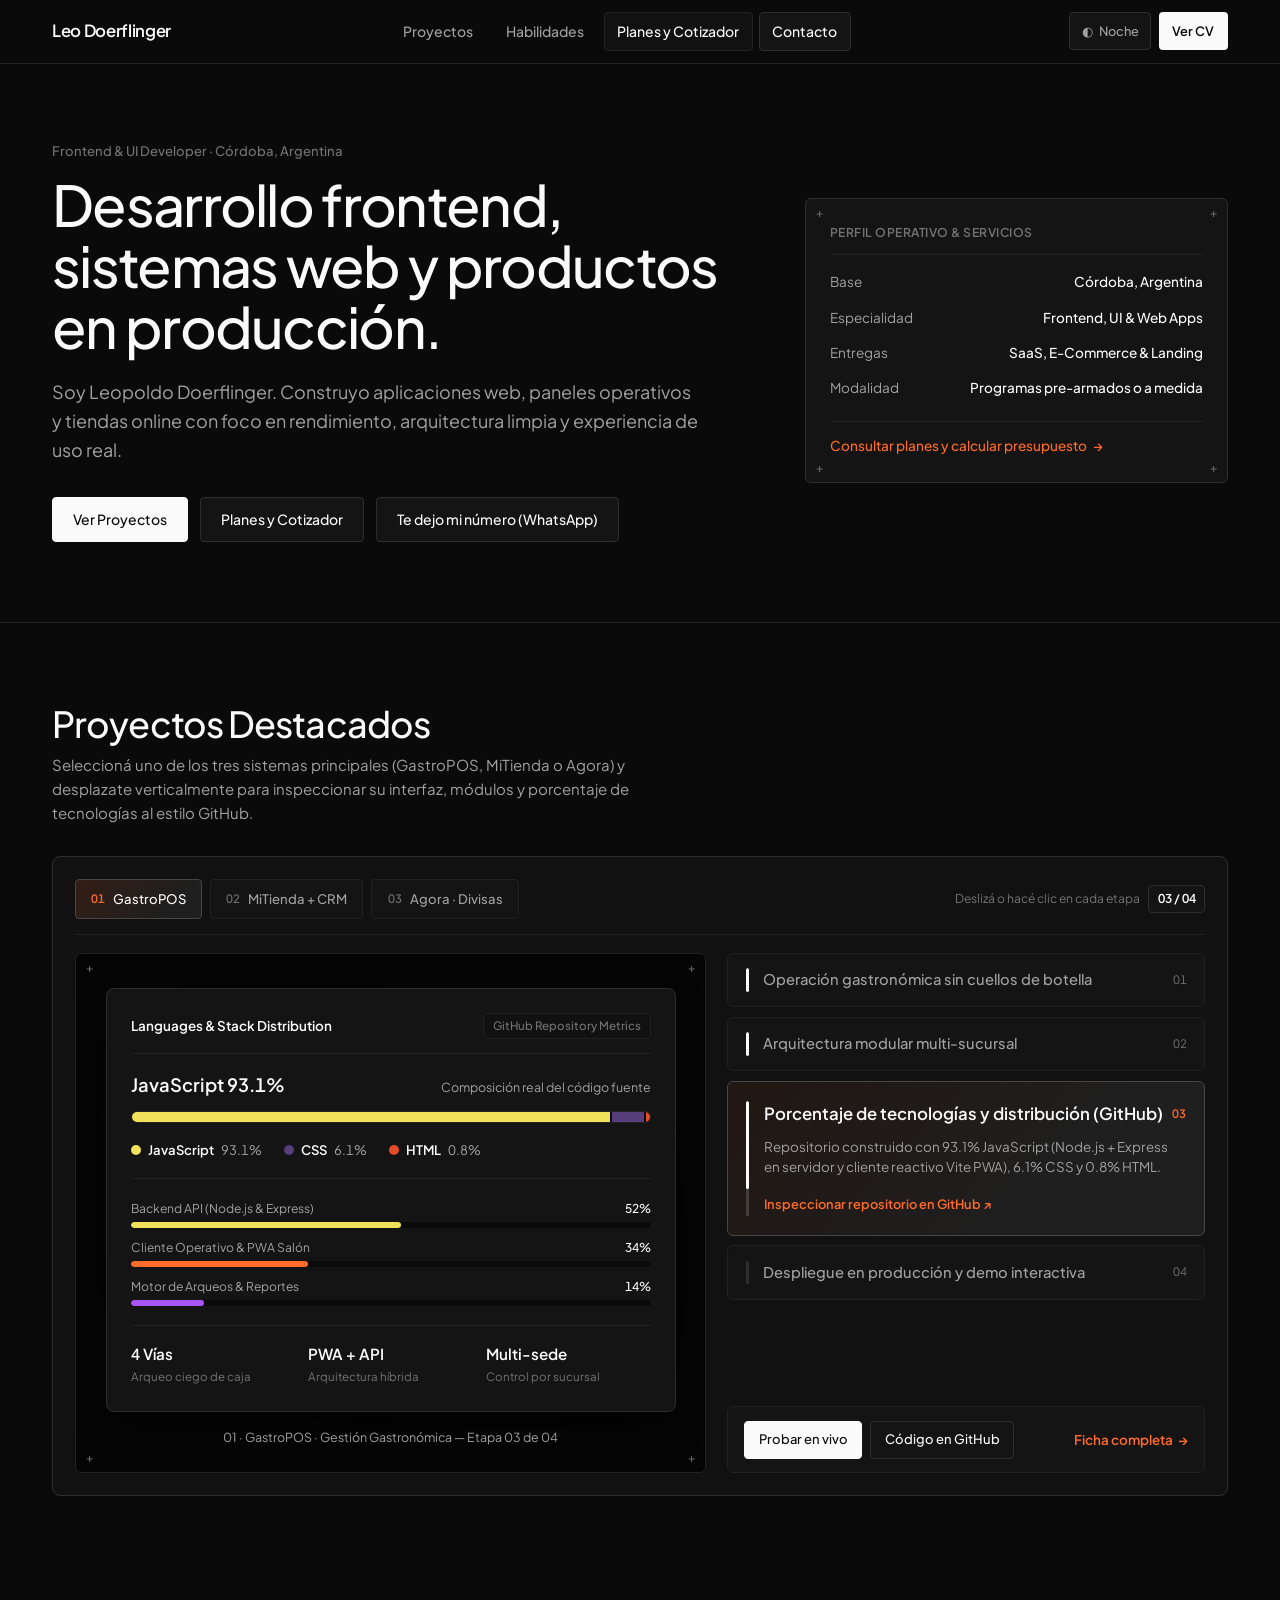
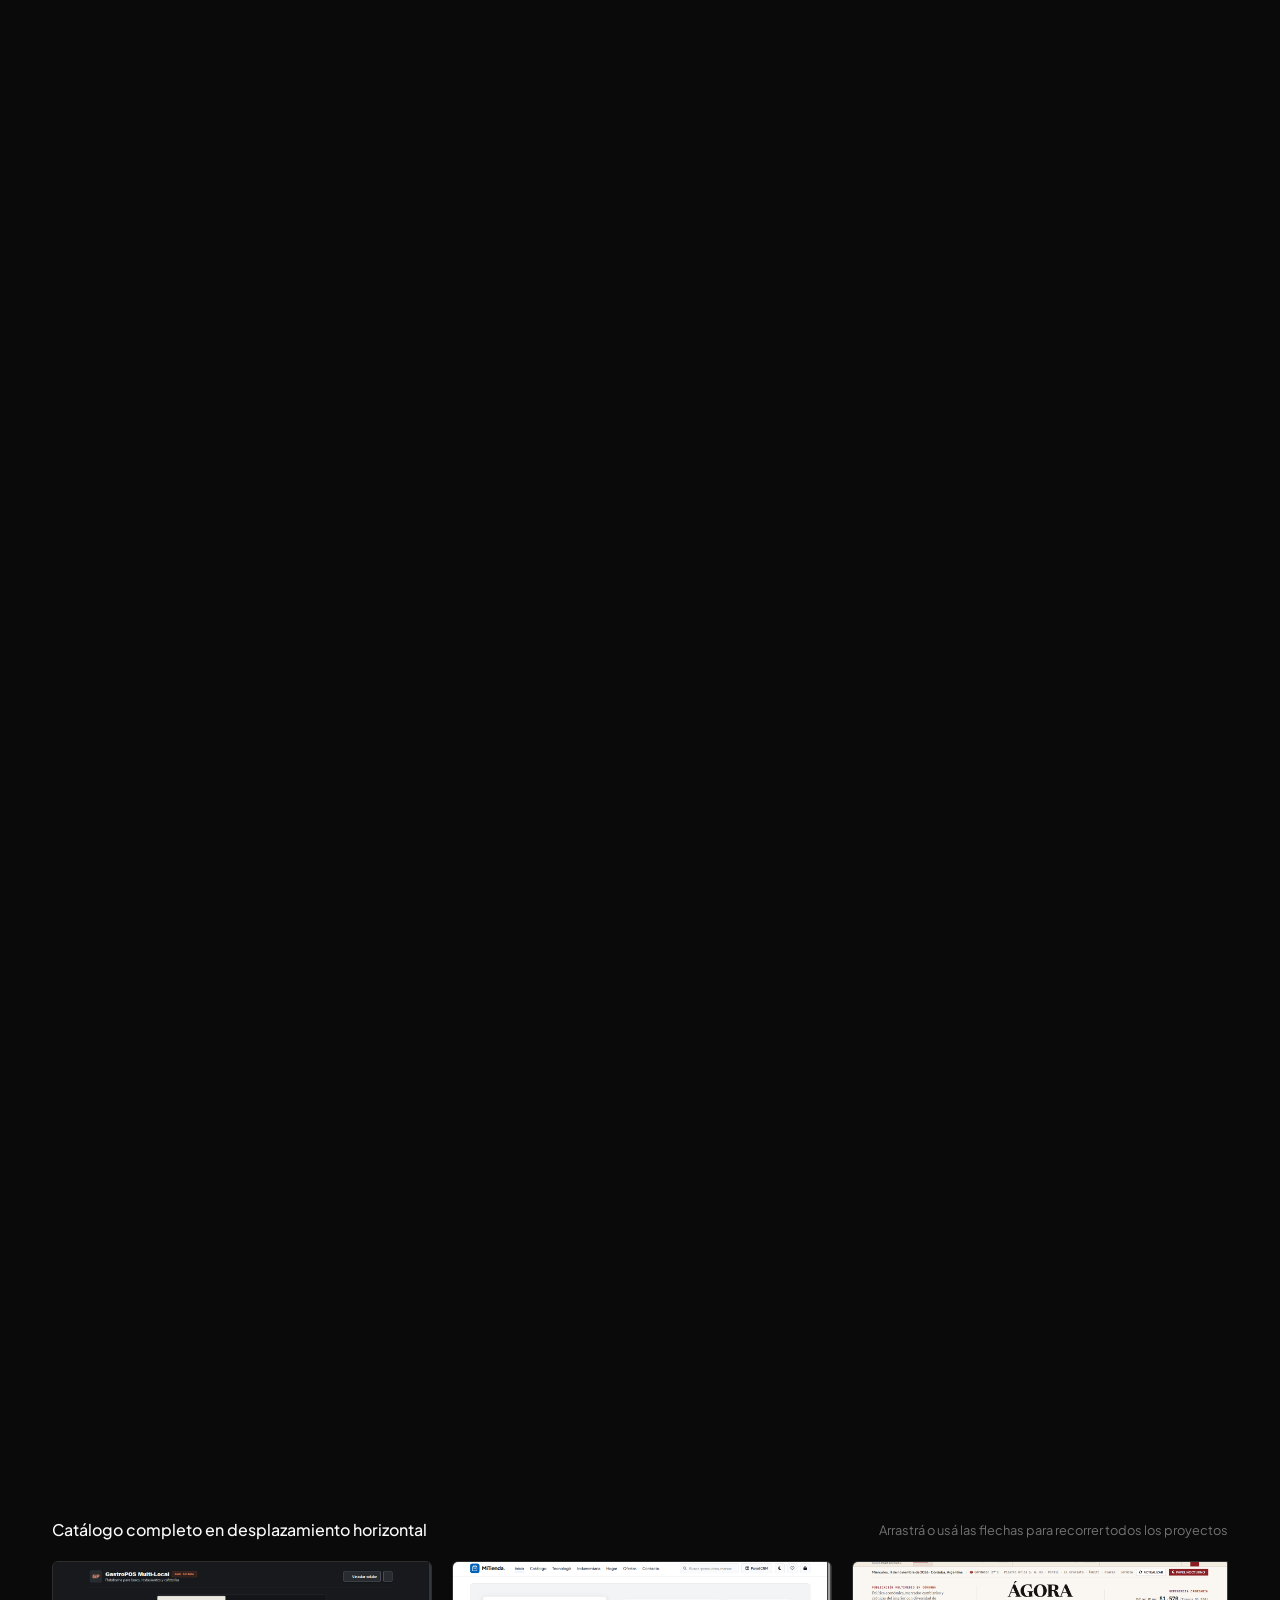
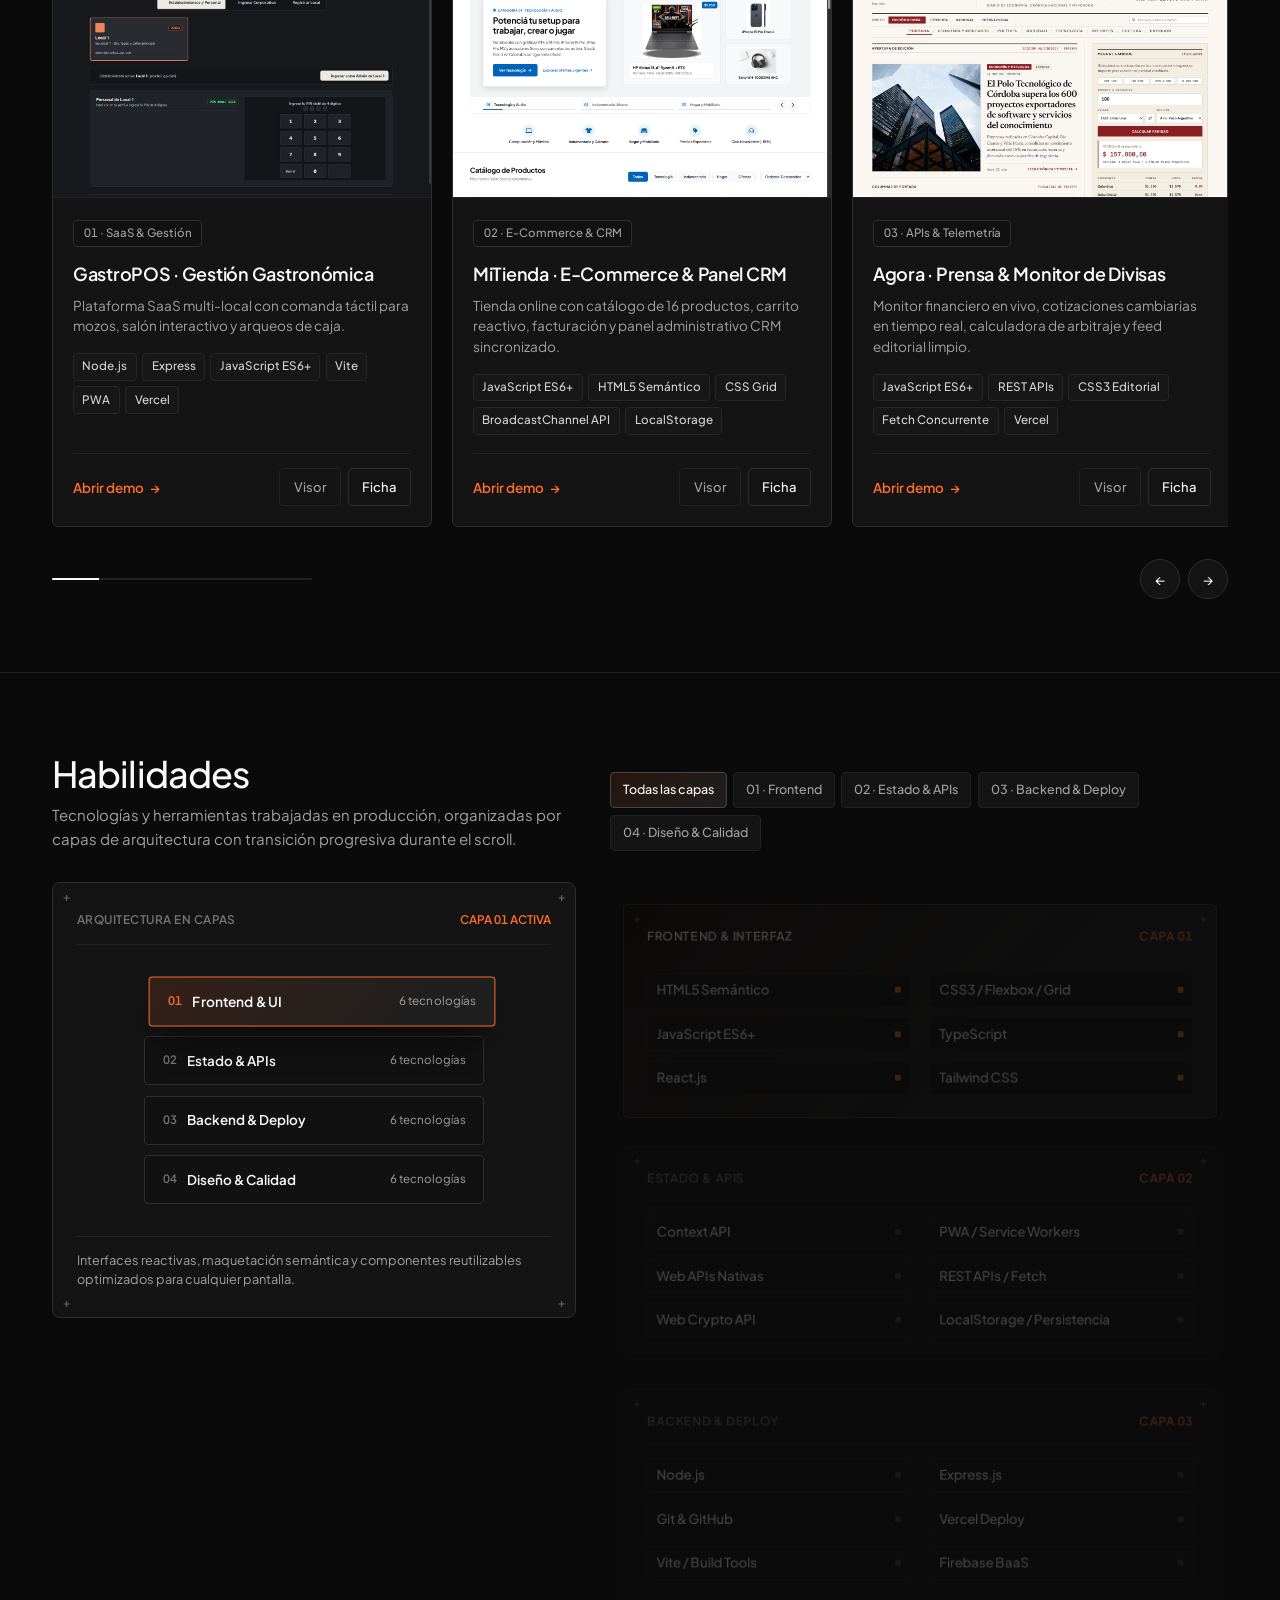
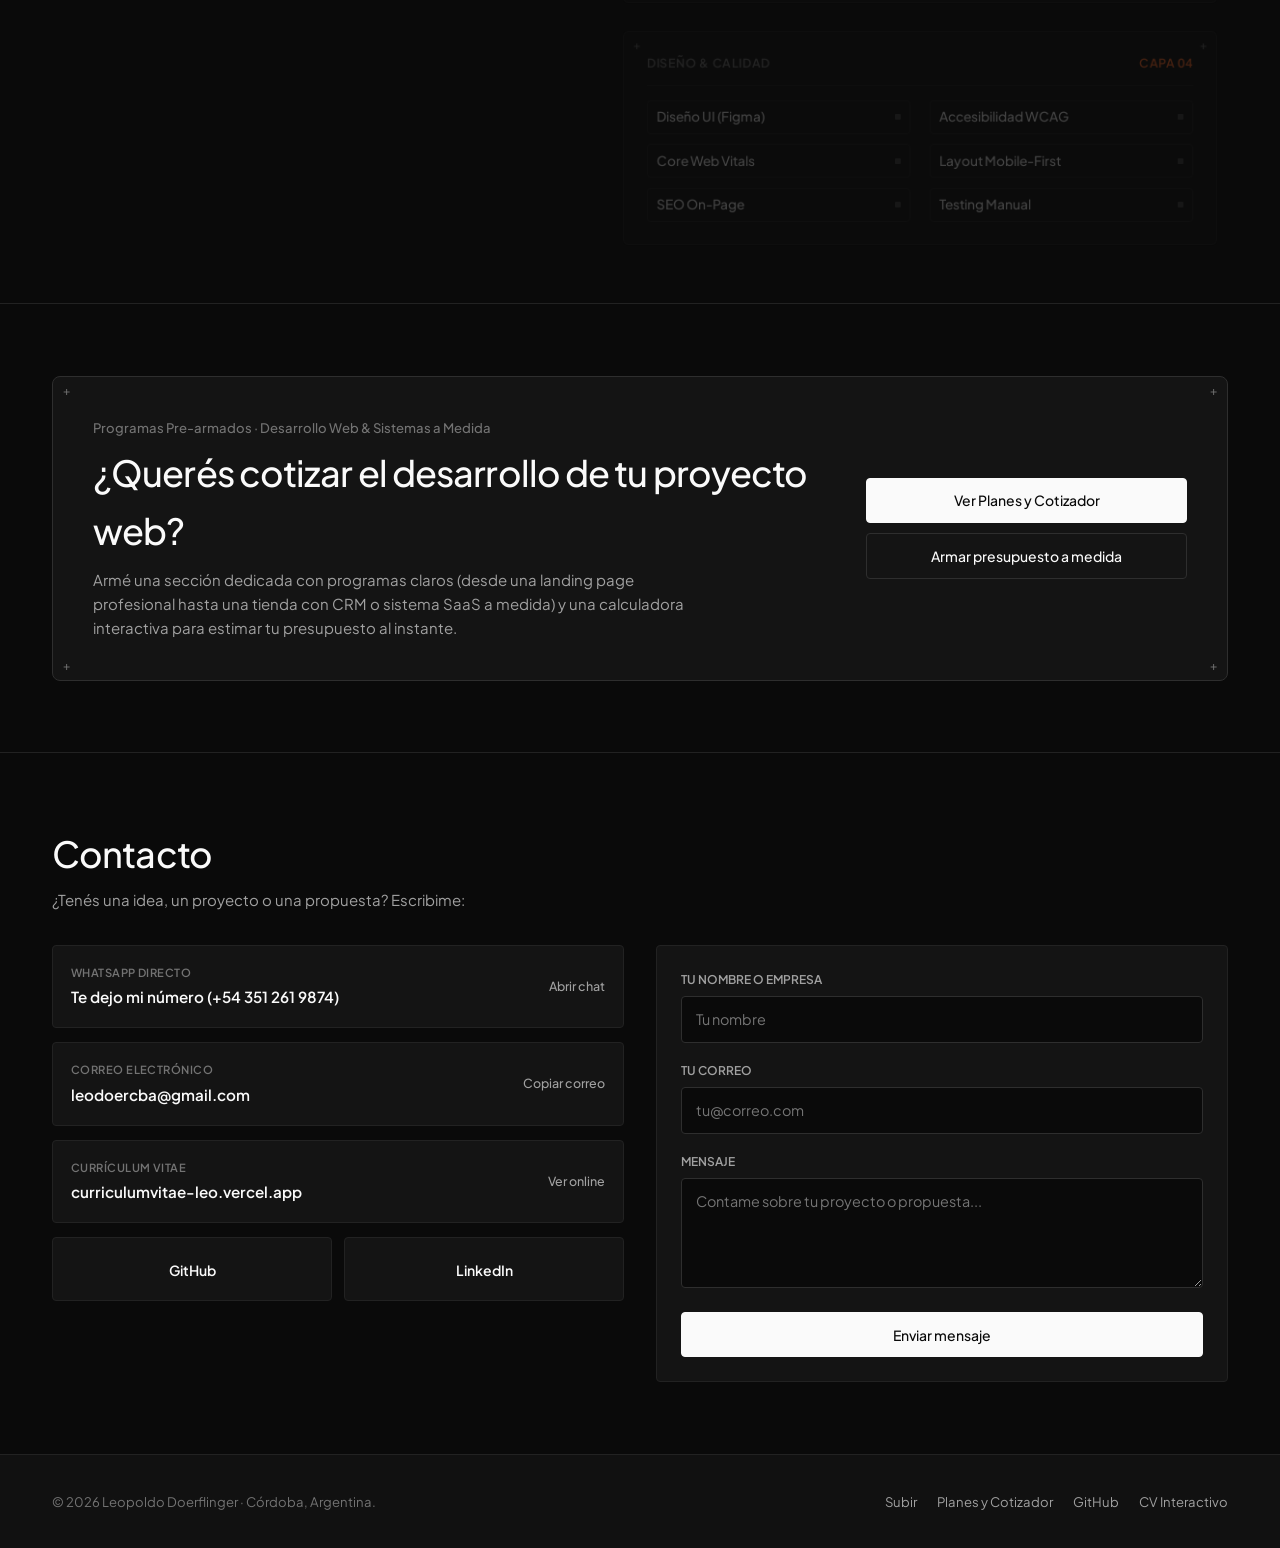
<file: index.html>
<!DOCTYPE html>
<html lang="es" class="scroll-smooth">
<head>
  <meta charset="UTF-8" />
  <meta name="viewport" content="width=device-width, initial-scale=1.0" />
  <title>Leo Doerflinger | Frontend & UI Developer · Portfolio</title>

  <meta name="title" content="Leo Doerflinger | Frontend & UI Developer · Portfolio" />
  <meta name="description" content="Portfolio de Leopoldo Doerflinger. Desarrollo frontend, interfaces reactivas, sistemas web y cotizador de proyectos desde Córdoba, Argentina." />
  <meta name="author" content="Leopoldo Doerflinger" />
  <meta name="theme-color" content="#0A0A0A" />

  <meta property="og:type" content="website" />
  <meta property="og:url" content="https://portfolio-leodoerflinger.vercel.app/" />
  <meta property="og:title" content="Leo Doerflinger | Frontend & UI Developer" />
  <meta property="og:description" content="Proyectos web en producción, arquitectura limpia y programas de desarrollo a medida desde Córdoba, Argentina." />
  <meta property="og:image" content="assets/gastropos.png" />

  <link rel="icon" type="image/png" href="assets/icono.png" />
  <link rel="apple-touch-icon" href="assets/icono.png" />

  <link rel="preconnect" href="https://fonts.googleapis.com" />
  <link rel="preconnect" href="https://fonts.gstatic.com" crossorigin />
  <link href="https://fonts.googleapis.com/css2?family=Plus+Jakarta+Sans:wght@400;500;600;700&display=swap" rel="stylesheet" />

  <link rel="stylesheet" href="css/variables.css" />
  <link rel="stylesheet" href="css/animations.css" />
  <link rel="stylesheet" href="css/main.css" />
</head>
<body>

  <div id="site-toast" class="site-toast" role="status" aria-live="polite"></div>

  <header class="site-header hairline-b">
    <div class="max-w-layout header-inner">

      <a href="#inicio" class="brand-badge" aria-label="Ir al inicio del portfolio">
        <span class="brand-title-main">Leo Doerflinger</span>
      </a>

      <nav class="desktop-nav" aria-label="Secciones principales">
        <a href="#proyectos" class="nav-link active">Proyectos</a>
        <a href="#stack" class="nav-link">Habilidades</a>
        <a href="planes.html" class="nav-link nav-link-quote">Planes y Cotizador</a>
        <a href="#contacto" class="nav-link">Contacto</a>
      </nav>

      <div class="header-controls">
        <button id="theme-toggle-btn" type="button" class="icon-toggle-btn" title="Alternar tema" aria-label="Alternar modo noche y blanco">
          <span id="theme-icon" aria-hidden="true">◐</span>
          <span id="theme-label">Noche</span>
        </button>

        <a href="https://curriculumvitae-leo.vercel.app/" target="_blank" rel="noopener noreferrer" class="header-cv-btn" title="Abrir CV Interactivo">
          <span>Ver CV</span>
        </a>

        <button id="mobile-menu-toggle" type="button" class="icon-toggle-btn mobile-menu-btn" aria-label="Abrir menú de navegación">
          <span aria-hidden="true">☰</span>
        </button>
      </div>

    </div>
  </header>

  <aside id="mobile-drawer" class="mobile-drawer" aria-label="Menú de navegación móvil" aria-hidden="true">
    <div class="drawer-panel">
      <div>
        <div style="display:flex; justify-content:space-between; align-items:center;">
          <span class="brand-title-main">Leo Doerflinger</span>
          <button id="drawer-close-btn" type="button" class="icon-toggle-btn" aria-label="Cerrar menú móvil">✕</button>
        </div>
        <div class="drawer-links">
          <a href="#proyectos" class="drawer-link">Proyectos</a>
          <a href="#stack" class="drawer-link">Habilidades</a>
          <a href="planes.html" class="drawer-link">Planes y Cotizador</a>
          <a href="#contacto" class="drawer-link">Contacto</a>
        </div>
      </div>
      <div style="display:flex; flex-direction:column; gap:0.65rem;">
        <a href="planes.html" class="btn-hero btn-hero-secondary" style="width:100%; justify-content:center;">
          Cotizar un Proyecto
        </a>
        <a href="https://curriculumvitae-leo.vercel.app/" target="_blank" rel="noopener noreferrer" class="btn-hero btn-hero-primary" style="width:100%; justify-content:center;">
          Abrir CV Interactivo
        </a>
      </div>
    </div>
  </aside>

  <main id="inicio">

    <section class="hero-direct-section hairline-b">
      <div class="max-w-layout hero-grid-layout">

        <div>
          <span class="hero-kicker reveal-item">Frontend & UI Developer · Córdoba, Argentina</span>

          <h1 class="hero-title reveal-item">
            Desarrollo frontend, sistemas web y productos en producción.
          </h1>

          <p class="hero-lead-text reveal-item">
            Soy Leopoldo Doerflinger. Construyo aplicaciones web, paneles operativos y tiendas online con foco en rendimiento, arquitectura limpia y experiencia de uso real.
          </p>

          <div class="hero-actions-bar reveal-item">
            <a href="#proyectos" class="btn-hero btn-hero-primary">
              <span>Ver Proyectos</span>
            </a>
            <a href="planes.html" class="btn-hero btn-hero-secondary">
              <span>Planes y Cotizador</span>
            </a>
            <button type="button" class="btn-hero btn-hero-secondary" data-action="open-whatsapp">
              <span>Te dejo mi número (WhatsApp)</span>
            </button>
          </div>
        </div>

        <div class="hero-lattice-card reveal-item">
          <span class="corner-cross tl" aria-hidden="true">+</span>
          <span class="corner-cross tr" aria-hidden="true">+</span>
          <span class="corner-cross bl" aria-hidden="true">+</span>
          <span class="corner-cross br" aria-hidden="true">+</span>

          <div class="lattice-card-header">Perfil Operativo & Servicios</div>
          <div class="lattice-spec-rows">
            <div class="lattice-spec-row">
              <span class="lattice-spec-key">Base</span>
              <span class="lattice-spec-val">Córdoba, Argentina</span>
            </div>
            <div class="lattice-spec-row">
              <span class="lattice-spec-key">Especialidad</span>
              <span class="lattice-spec-val">Frontend, UI & Web Apps</span>
            </div>
            <div class="lattice-spec-row">
              <span class="lattice-spec-key">Entregas</span>
              <span class="lattice-spec-val">SaaS, E-Commerce & Landing</span>
            </div>
            <div class="lattice-spec-row">
              <span class="lattice-spec-key">Modalidad</span>
              <span class="lattice-spec-val">Programas pre-armados o a medida</span>
            </div>
          </div>

          <a href="planes.html" class="lattice-cta-link">
            <span>Consultar planes y calcular presupuesto</span>
            <span aria-hidden="true">→</span>
          </a>
        </div>

      </div>
    </section>

    <section id="proyectos" class="section-wrapper hairline-b">
      <div class="max-w-layout">

        <div class="section-header-bar split reveal-item">
          <div>
            <h2 class="section-title">Proyectos Destacados</h2>
            <p class="section-desc">
              Seleccioná uno de los tres sistemas principales (GastroPOS, MiTienda o Agora) y desplazate verticalmente para inspeccionar su interfaz, módulos y porcentaje de tecnologías al estilo GitHub.
            </p>
          </div>
        </div>

        <!-- Visor Guiado por Scroll Vertical (Estilo Graphite Accordion + GitHub Languages Bar) -->
        <div class="scroll-stage-track" id="scroll-stage-track">
          <div class="graphite-stage-shell" id="graphite-project-stage">
            <div class="stage-top-bar">
              <div class="stage-selector-bar" id="stage-tabs-container" role="tablist" aria-label="Proyectos destacados">
                <!-- Renderizado por js/projects.js -->
              </div>
              <div class="stage-scroll-indicator">
                <span>Deslizá o hacé clic en cada etapa</span>
                <span class="stage-scroll-step-badge" id="stage-step-counter">01 / 04</span>
              </div>
            </div>

            <div class="stage-workspace-grid" id="stage-workspace-content">
              <!-- Renderizado por js/projects.js -->
            </div>
          </div>
        </div>

        <!-- Carrusel Horizontal Completo de Proyectos -->
        <div class="reveal-item">
          <div class="rail-section-header">
            <h3 class="rail-subtitle">Catálogo completo en desplazamiento horizontal</h3>
            <span class="rail-hint">Arrastrá o usá las flechas para recorrer todos los proyectos</span>
          </div>

          <div class="horizontal-rail-viewport" id="projects-horizontal-rail" tabindex="0" aria-label="Carrusel horizontal de proyectos">
            <!-- Renderizado por js/projects.js -->
          </div>

          <div class="rail-controls-bar">
            <div class="rail-progress-track" aria-hidden="true">
              <div class="rail-progress-fill" id="rail-progress-fill"></div>
            </div>
            <div class="rail-arrow-group">
              <button type="button" class="rail-circle-btn" id="rail-prev-btn" aria-label="Proyecto anterior">←</button>
              <button type="button" class="rail-circle-btn" id="rail-next-btn" aria-label="Proyecto siguiente">→</button>
            </div>
          </div>
        </div>

      </div>
    </section>

    <section id="stack" class="section-wrapper hairline-b">
      <div class="max-w-layout">

        <div class="section-header-bar split reveal-item">
          <div>
            <h2 class="section-title">Habilidades</h2>
            <p class="section-desc">
              Tecnologías y herramientas trabajadas en producción, organizadas por capas de arquitectura con transición progresiva durante el scroll.
            </p>
          </div>

          <div class="stack-filter-tabs" role="tablist" aria-label="Filtrar tecnologías por área">
            <button type="button" class="stack-filter-btn active" data-stack-group="all">Todas las capas</button>
            <button type="button" class="stack-filter-btn" data-stack-group="frontend">01 · Frontend</button>
            <button type="button" class="stack-filter-btn" data-stack-group="apis">02 · Estado & APIs</button>
            <button type="button" class="stack-filter-btn" data-stack-group="backend">03 · Backend & Deploy</button>
            <button type="button" class="stack-filter-btn" data-stack-group="design">04 · Diseño & Calidad</button>
          </div>
        </div>

        <div class="stack-vanish-layout" id="stack-vanish-stage">

          <!-- Columna Izquierda Sticky: Capas Arquitectónicas Sincronizadas al Scroll -->
          <aside class="iso-stack-sticky reveal-item" aria-label="Diagrama de capas de arquitectura">
            <span class="corner-cross tl" aria-hidden="true">+</span>
            <span class="corner-cross tr" aria-hidden="true">+</span>
            <span class="corner-cross bl" aria-hidden="true">+</span>
            <span class="corner-cross br" aria-hidden="true">+</span>

            <div class="iso-visor-header">
              <span class="iso-visor-kicker">ARQUITECTURA EN CAPAS</span>
              <span class="iso-visor-active-tag" id="iso-active-layer-label">CAPA 01 ACTIVA</span>
            </div>

            <div class="iso-layers-stage" id="iso-layers-container">
              <button type="button" class="iso-plate active-layer" data-iso-layer="frontend">
                <div class="iso-plate-left">
                  <span class="iso-plate-idx">01</span>
                  <span class="iso-plate-name">Frontend & UI</span>
                </div>
                <span class="iso-plate-meta">6 tecnologías</span>
              </button>

              <button type="button" class="iso-plate" data-iso-layer="apis">
                <div class="iso-plate-left">
                  <span class="iso-plate-idx">02</span>
                  <span class="iso-plate-name">Estado & APIs</span>
                </div>
                <span class="iso-plate-meta">6 tecnologías</span>
              </button>

              <button type="button" class="iso-plate" data-iso-layer="backend">
                <div class="iso-plate-left">
                  <span class="iso-plate-idx">03</span>
                  <span class="iso-plate-name">Backend & Deploy</span>
                </div>
                <span class="iso-plate-meta">6 tecnologías</span>
              </button>

              <button type="button" class="iso-plate" data-iso-layer="design">
                <div class="iso-plate-left">
                  <span class="iso-plate-idx">04</span>
                  <span class="iso-plate-name">Diseño & Calidad</span>
                </div>
                <span class="iso-plate-meta">6 tecnologías</span>
              </button>
            </div>

            <div class="iso-visor-footer" id="iso-active-layer-desc">
              Interfaces reactivas, maquetación semántica y componentes reutilizables optimizados para cualquier pantalla.
            </div>
          </aside>

          <!-- Columna Derecha: Bloques con Scroll-Vanishing Progresivo -->
          <div class="vanish-cards-column" id="vanish-cards-column">
            <div class="stack-spec-card in-focus" data-stack-card="frontend" data-layer-desc="Interfaces reactivas, maquetación semántica y componentes reutilizables optimizados para cualquier pantalla.">
              <span class="corner-cross tl" aria-hidden="true">+</span>
              <span class="corner-cross tr" aria-hidden="true">+</span>
              <div class="spec-category-header hairline-b">
                <span>FRONTEND & INTERFAZ</span>
                <span class="spec-category-idx">CAPA 01</span>
              </div>
              <ul class="spec-list">
                <li class="spec-item"><span class="spec-item-name">HTML5 Semántico</span><span class="spec-item-dot"></span></li>
                <li class="spec-item"><span class="spec-item-name">CSS3 / Flexbox / Grid</span><span class="spec-item-dot"></span></li>
                <li class="spec-item"><span class="spec-item-name">JavaScript ES6+</span><span class="spec-item-dot"></span></li>
                <li class="spec-item"><span class="spec-item-name">TypeScript</span><span class="spec-item-dot"></span></li>
                <li class="spec-item"><span class="spec-item-name">React.js</span><span class="spec-item-dot"></span></li>
                <li class="spec-item"><span class="spec-item-name">Tailwind CSS</span><span class="spec-item-dot"></span></li>
              </ul>
            </div>

            <div class="stack-spec-card" data-stack-card="apis" data-layer-desc="Sincronización de estado en tiempo real, almacenamiento local, consumo de endpoints REST y funcionamiento offline.">
              <span class="corner-cross tl" aria-hidden="true">+</span>
              <span class="corner-cross tr" aria-hidden="true">+</span>
              <div class="spec-category-header hairline-b">
                <span>ESTADO & APIS</span>
                <span class="spec-category-idx">CAPA 02</span>
              </div>
              <ul class="spec-list">
                <li class="spec-item"><span class="spec-item-name">Context API</span><span class="spec-item-dot"></span></li>
                <li class="spec-item"><span class="spec-item-name">PWA / Service Workers</span><span class="spec-item-dot"></span></li>
                <li class="spec-item"><span class="spec-item-name">Web APIs Nativas</span><span class="spec-item-dot"></span></li>
                <li class="spec-item"><span class="spec-item-name">REST APIs / Fetch</span><span class="spec-item-dot"></span></li>
                <li class="spec-item"><span class="spec-item-name">Web Crypto API</span><span class="spec-item-dot"></span></li>
                <li class="spec-item"><span class="spec-item-name">LocalStorage / Persistencia</span><span class="spec-item-dot"></span></li>
              </ul>
            </div>

            <div class="stack-spec-card" data-stack-card="backend" data-layer-desc="Servicios en Node.js y Express, control de versiones en Git y despliegue continuo en producción con Vercel.">
              <span class="corner-cross tl" aria-hidden="true">+</span>
              <span class="corner-cross tr" aria-hidden="true">+</span>
              <div class="spec-category-header hairline-b">
                <span>BACKEND & DEPLOY</span>
                <span class="spec-category-idx">CAPA 03</span>
              </div>
              <ul class="spec-list">
                <li class="spec-item"><span class="spec-item-name">Node.js</span><span class="spec-item-dot"></span></li>
                <li class="spec-item"><span class="spec-item-name">Express.js</span><span class="spec-item-dot"></span></li>
                <li class="spec-item"><span class="spec-item-name">Git & GitHub</span><span class="spec-item-dot"></span></li>
                <li class="spec-item"><span class="spec-item-name">Vercel Deploy</span><span class="spec-item-dot"></span></li>
                <li class="spec-item"><span class="spec-item-name">Vite / Build Tools</span><span class="spec-item-dot"></span></li>
                <li class="spec-item"><span class="spec-item-name">Firebase BaaS</span><span class="spec-item-dot"></span></li>
              </ul>
            </div>

            <div class="stack-spec-card" data-stack-card="design" data-layer-desc="Diseño de sistemas en Figma, contraste accesible WCAG, tiempos de carga rápidos y estructura mobile-first.">
              <span class="corner-cross tl" aria-hidden="true">+</span>
              <span class="corner-cross tr" aria-hidden="true">+</span>
              <div class="spec-category-header hairline-b">
                <span>DISEÑO & CALIDAD</span>
                <span class="spec-category-idx">CAPA 04</span>
              </div>
              <ul class="spec-list">
                <li class="spec-item"><span class="spec-item-name">Diseño UI (Figma)</span><span class="spec-item-dot"></span></li>
                <li class="spec-item"><span class="spec-item-name">Accesibilidad WCAG</span><span class="spec-item-dot"></span></li>
                <li class="spec-item"><span class="spec-item-name">Core Web Vitals</span><span class="spec-item-dot"></span></li>
                <li class="spec-item"><span class="spec-item-name">Layout Mobile-First</span><span class="spec-item-dot"></span></li>
                <li class="spec-item"><span class="spec-item-name">SEO On-Page</span><span class="spec-item-dot"></span></li>
                <li class="spec-item"><span class="spec-item-name">Testing Manual</span><span class="spec-item-dot"></span></li>
              </ul>
            </div>
          </div>

        </div>

      </div>
    </section>

    <!-- Sección Puente hacia Planes y Cotizador -->
    <section class="section-wrapper hairline-b">
      <div class="max-w-layout">
        <div class="quote-bridge-banner reveal-item">
          <span class="corner-cross tl" aria-hidden="true">+</span>
          <span class="corner-cross tr" aria-hidden="true">+</span>
          <span class="corner-cross bl" aria-hidden="true">+</span>
          <span class="corner-cross br" aria-hidden="true">+</span>

          <div>
            <span class="hero-kicker" style="margin-bottom:0.4rem;">Programas Pre-armados · Desarrollo Web & Sistemas a Medida</span>
            <h2 class="section-title" style="margin-bottom:0.5rem;">¿Querés cotizar el desarrollo de tu proyecto web?</h2>
            <p class="section-desc">
              Armé una sección dedicada con programas claros (desde una landing page profesional hasta una tienda con CRM o sistema SaaS a medida) y una calculadora interactiva para estimar tu presupuesto al instante.
            </p>
          </div>

          <div class="quote-bridge-actions">
            <a href="planes.html" class="btn-hero btn-hero-primary" style="width:100%;">
              <span>Ver Planes y Cotizador</span>
            </a>
            <a href="planes.html#cotizador" class="btn-hero btn-hero-secondary" style="width:100%;">
              <span>Armar presupuesto a medida</span>
            </a>
          </div>
        </div>
      </div>
    </section>

    <section id="contacto" class="section-wrapper">
      <div class="max-w-layout">

        <div class="section-header-bar reveal-item">
          <div>
            <h2 class="section-title">Contacto</h2>
            <p class="section-desc" style="margin-top:0.35rem;">
              ¿Tenés una idea, un proyecto o una propuesta? Escribime:
            </p>
          </div>
        </div>

        <div class="contact-grid">
          <div class="contact-quick-cards reveal-item">
            <button type="button" class="contact-tile hairline-box" data-action="open-whatsapp" title="Abrir WhatsApp">
              <div class="contact-tile-info">
                <span class="contact-tile-label">WHATSAPP DIRECTO</span>
                <span class="contact-tile-val">Te dejo mi número (+54 351 261 9874)</span>
              </div>
              <span class="contact-tile-action">Abrir chat</span>
            </button>

            <button type="button" class="contact-tile hairline-box" data-action="copy-email" title="Copiar correo al portapapeles">
              <div class="contact-tile-info">
                <span class="contact-tile-label">CORREO ELECTRÓNICO</span>
                <span class="contact-tile-val">leodoercba@gmail.com</span>
              </div>
              <span class="contact-tile-action">Copiar correo</span>
            </button>

            <a href="https://curriculumvitae-leo.vercel.app/" target="_blank" rel="noopener noreferrer" class="contact-tile hairline-box" title="Abrir CV Interactivo">
              <div class="contact-tile-info">
                <span class="contact-tile-label">CURRÍCULUM VITAE</span>
                <span class="contact-tile-val">curriculumvitae-leo.vercel.app</span>
              </div>
              <span class="contact-tile-action">Ver online</span>
            </a>

            <div style="display:grid; grid-template-columns:1fr 1fr; gap:0.75rem;">
              <a href="https://github.com/LeoDoerflinger" target="_blank" rel="noopener noreferrer" class="contact-tile hairline-box" style="justify-content:center;" title="Perfil de GitHub">
                <span class="contact-tile-val" style="font-size:0.875rem;">GitHub</span>
              </a>
              <a href="https://www.linkedin.com/in/leopoldo-doerflinger-653a99245/" target="_blank" rel="noopener noreferrer" class="contact-tile hairline-box" style="justify-content:center;" title="Perfil de LinkedIn">
                <span class="contact-tile-val" style="font-size:0.875rem;">LinkedIn</span>
              </a>
            </div>
          </div>

          <div class="contact-form-pane hairline-box reveal-item">
            <form id="architectural-contact-form">
              <div class="form-group">
                <label for="form-name" class="form-label">TU NOMBRE O EMPRESA</label>
                <input type="text" id="form-name" class="form-input" placeholder="Tu nombre" required />
              </div>

              <div class="form-group">
                <label for="form-email" class="form-label">TU CORREO</label>
                <input type="email" id="form-email" class="form-input" placeholder="tu@correo.com" required />
              </div>

              <div class="form-group">
                <label for="form-message" class="form-label">MENSAJE</label>
                <textarea id="form-message" class="form-textarea" placeholder="Contame sobre tu proyecto o propuesta..." required></textarea>
              </div>

              <button type="submit" class="btn-hero btn-hero-primary" style="width:100%; justify-content:center;">
                <span>Enviar mensaje</span>
              </button>

              <div id="form-feedback" class="form-alert" role="alert"></div>
            </form>
          </div>
        </div>

      </div>
    </section>

  </main>

  <footer class="site-footer hairline-t">
    <div class="max-w-layout footer-inner">
      <div class="footer-colophon">
        © 2026 Leopoldo Doerflinger · Córdoba, Argentina.
      </div>
      <div class="footer-links">
        <a href="#inicio" class="footer-link">Subir</a>
        <a href="planes.html" class="footer-link">Planes y Cotizador</a>
        <a href="https://github.com/LeoDoerflinger" target="_blank" rel="noopener noreferrer" class="footer-link">GitHub</a>
        <a href="https://curriculumvitae-leo.vercel.app/" target="_blank" rel="noopener noreferrer" class="footer-link">CV Interactivo</a>
      </div>
    </div>
  </footer>

  <div id="project-modal-overlay" class="modal-overlay" role="dialog" aria-modal="true" aria-label="Ficha de proyecto">
    <div id="project-modal-container" class="modal-container"></div>
  </div>

  <script defer src="js/main.js"></script>
  <script defer src="js/projects.js"></script>
  <script defer src="js/contact.js"></script>
</body>
</html>
</file>
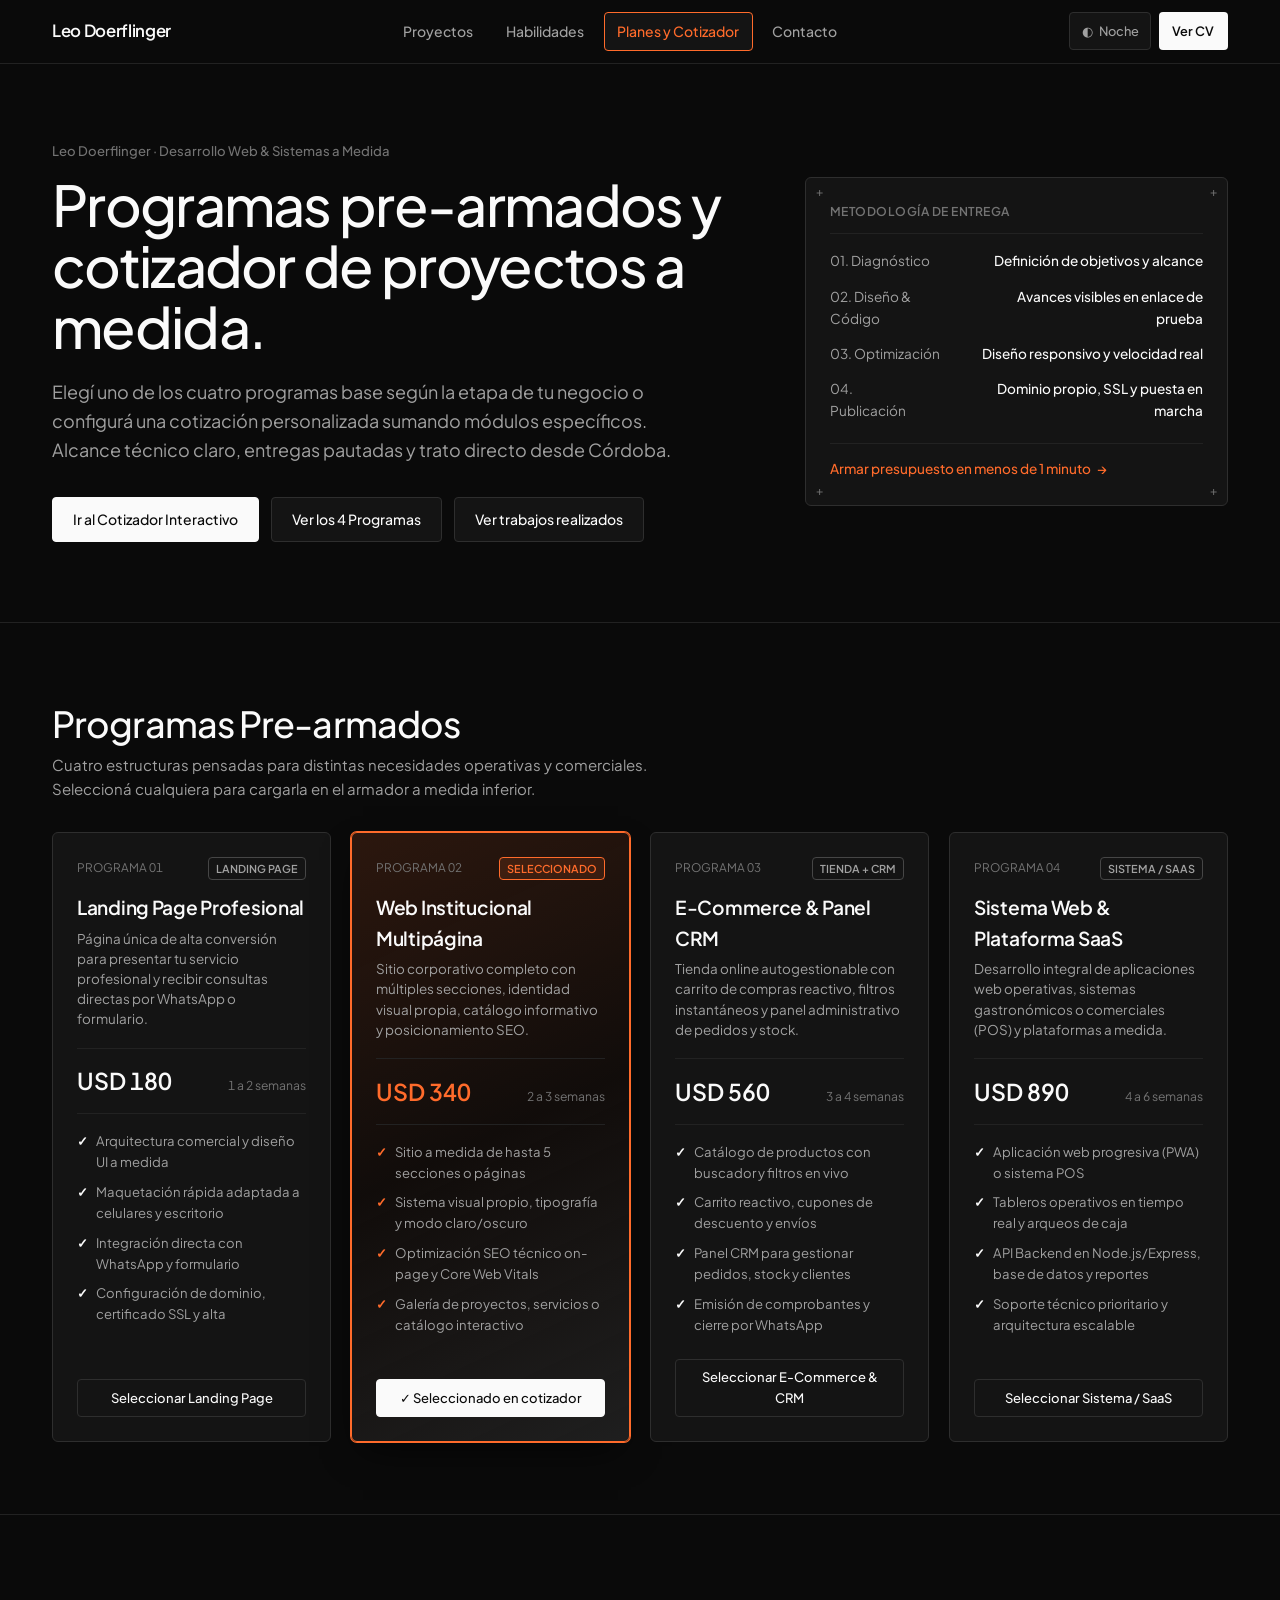
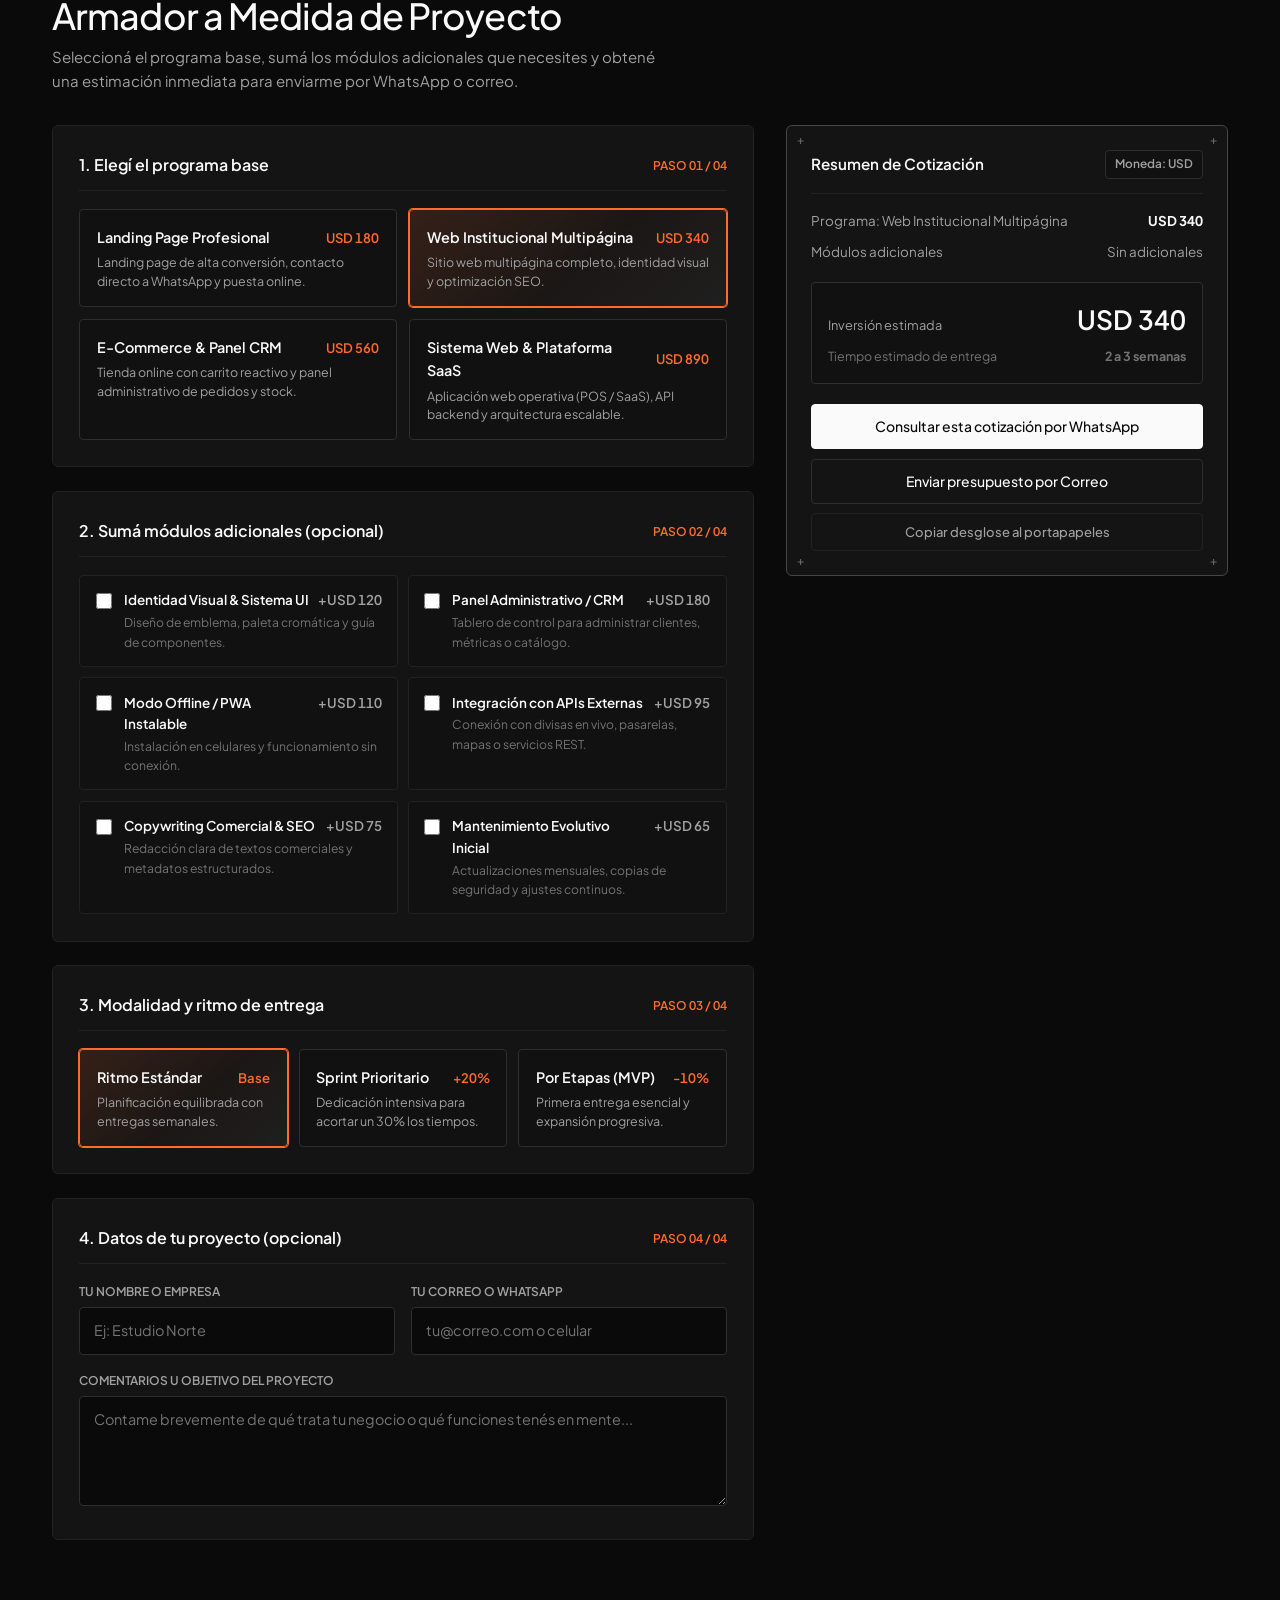
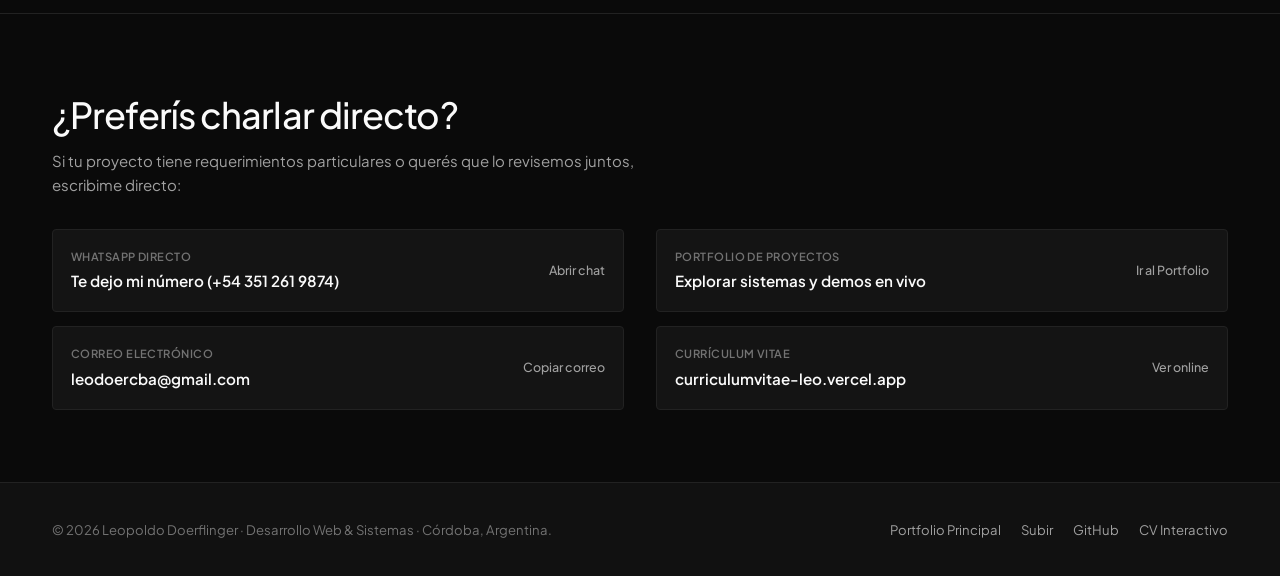
<file: planes.html>
<!DOCTYPE html>
<html lang="es" class="scroll-smooth">
<head>
  <meta charset="UTF-8" />
  <meta name="viewport" content="width=device-width, initial-scale=1.0" />
  <title>Planes y Cotizador de Proyectos | Leo Doerflinger · Desarrollo Web</title>

  <meta name="title" content="Planes y Cotizador de Proyectos | Leo Doerflinger · Desarrollo Web" />
  <meta name="description" content="Consultá los programas pre-armados de desarrollo web y calculá la cotización de tu proyecto en tiempo real desde Córdoba, Argentina." />
  <meta name="author" content="Leopoldo Doerflinger" />
  <meta name="theme-color" content="#0A0A0A" />

  <link rel="icon" type="image/png" href="assets/icono.png" />
  <link rel="apple-touch-icon" href="assets/icono.png" />

  <link rel="preconnect" href="https://fonts.googleapis.com" />
  <link rel="preconnect" href="https://fonts.gstatic.com" crossorigin />
  <link href="https://fonts.googleapis.com/css2?family=Plus+Jakarta+Sans:wght@400;500;600;700&display=swap" rel="stylesheet" />

  <link rel="stylesheet" href="css/variables.css" />
  <link rel="stylesheet" href="css/animations.css" />
  <link rel="stylesheet" href="css/main.css" />
</head>
<body>

  <div id="site-toast" class="site-toast" role="status" aria-live="polite"></div>

  <header class="site-header hairline-b">
    <div class="max-w-layout header-inner">

      <a href="index.html" class="brand-badge" aria-label="Volver al inicio del portfolio">
        <span class="brand-title-main">Leo Doerflinger</span>
      </a>

      <nav class="desktop-nav" aria-label="Secciones principales">
        <a href="index.html#proyectos" class="nav-link">Proyectos</a>
        <a href="index.html#stack" class="nav-link">Habilidades</a>
        <a href="planes.html" class="nav-link nav-link-quote active">Planes y Cotizador</a>
        <a href="#contacto" class="nav-link">Contacto</a>
      </nav>

      <div class="header-controls">
        <button id="theme-toggle-btn" type="button" class="icon-toggle-btn" title="Alternar tema" aria-label="Alternar modo noche y blanco">
          <span id="theme-icon" aria-hidden="true">◐</span>
          <span id="theme-label">Noche</span>
        </button>

        <a href="https://curriculumvitae-leo.vercel.app/" target="_blank" rel="noopener noreferrer" class="header-cv-btn" title="Abrir CV Interactivo">
          <span>Ver CV</span>
        </a>

        <button id="mobile-menu-toggle" type="button" class="icon-toggle-btn mobile-menu-btn" aria-label="Abrir menú de navegación">
          <span aria-hidden="true">☰</span>
        </button>
      </div>

    </div>
  </header>

  <aside id="mobile-drawer" class="mobile-drawer" aria-label="Menú de navegación móvil" aria-hidden="true">
    <div class="drawer-panel">
      <div>
        <div style="display:flex; justify-content:space-between; align-items:center;">
          <span class="brand-title-main">Leo Doerflinger</span>
          <button id="drawer-close-btn" type="button" class="icon-toggle-btn" aria-label="Cerrar menú móvil">✕</button>
        </div>
        <div class="drawer-links">
          <a href="index.html#proyectos" class="drawer-link">Proyectos</a>
          <a href="index.html#stack" class="drawer-link">Habilidades</a>
          <a href="planes.html" class="drawer-link active">Planes y Cotizador</a>
          <a href="#contacto" class="drawer-link">Contacto</a>
        </div>
      </div>
      <div style="display:flex; flex-direction:column; gap:0.65rem;">
        <a href="index.html" class="btn-hero btn-hero-secondary" style="width:100%; justify-content:center;">
          Volver al Portfolio
        </a>
        <a href="https://curriculumvitae-leo.vercel.app/" target="_blank" rel="noopener noreferrer" class="btn-hero btn-hero-primary" style="width:100%; justify-content:center;">
          Abrir CV Interactivo
        </a>
      </div>
    </div>
  </aside>

  <main id="inicio-planes">

    <!-- HERO DE PLANES Y COTIZADOR -->
    <section class="hero-direct-section hairline-b">
      <div class="max-w-layout hero-grid-layout">

        <div>
          <span class="hero-kicker reveal-item">Leo Doerflinger · Desarrollo Web & Sistemas a Medida</span>

          <h1 class="hero-title reveal-item">
            Programas pre-armados y cotizador de proyectos a medida.
          </h1>

          <p class="hero-lead-text reveal-item">
            Elegí uno de los cuatro programas base según la etapa de tu negocio o configurá una cotización personalizada sumando módulos específicos. Alcance técnico claro, entregas pautadas y trato directo desde Córdoba.
          </p>

          <div class="hero-actions-bar reveal-item">
            <a href="#cotizador" class="btn-hero btn-hero-primary">
              <span>Ir al Cotizador Interactivo</span>
            </a>
            <a href="#programas" class="btn-hero btn-hero-secondary">
              <span>Ver los 4 Programas</span>
            </a>
            <a href="index.html#proyectos" class="btn-hero btn-hero-secondary">
              <span>Ver trabajos realizados</span>
            </a>
          </div>
        </div>

        <div class="hero-lattice-card reveal-item">
          <span class="corner-cross tl" aria-hidden="true">+</span>
          <span class="corner-cross tr" aria-hidden="true">+</span>
          <span class="corner-cross bl" aria-hidden="true">+</span>
          <span class="corner-cross br" aria-hidden="true">+</span>

          <div class="lattice-card-header">Metodología de Entrega</div>
          <div class="lattice-spec-rows">
            <div class="lattice-spec-row">
              <span class="lattice-spec-key">01. Diagnóstico</span>
              <span class="lattice-spec-val">Definición de objetivos y alcance</span>
            </div>
            <div class="lattice-spec-row">
              <span class="lattice-spec-key">02. Diseño & Código</span>
              <span class="lattice-spec-val">Avances visibles en enlace de prueba</span>
            </div>
            <div class="lattice-spec-row">
              <span class="lattice-spec-key">03. Optimización</span>
              <span class="lattice-spec-val">Diseño responsivo y velocidad real</span>
            </div>
            <div class="lattice-spec-row">
              <span class="lattice-spec-key">04. Publicación</span>
              <span class="lattice-spec-val">Dominio propio, SSL y puesta en marcha</span>
            </div>
          </div>

          <a href="#cotizador" class="lattice-cta-link">
            <span>Armar presupuesto en menos de 1 minuto</span>
            <span aria-hidden="true">→</span>
          </a>
        </div>

      </div>
    </section>

    <!-- SECCIÓN 1: LOS 4 PROGRAMAS PRE-ARMADOS -->
    <section id="programas" class="section-wrapper hairline-b">
      <div class="max-w-layout">

        <div class="section-header-bar split reveal-item">
          <div>
            <h2 class="section-title">Programas Pre-armados</h2>
            <p class="section-desc">
              Cuatro estructuras pensadas para distintas necesidades operativas y comerciales. Seleccioná cualquiera para cargarla en el armador a medida inferior.
            </p>
          </div>
        </div>

        <div class="plans-grid">

          <!-- Plan 01: Landing Page Profesional -->
          <article class="plan-lattice-card reveal-item" data-program-card="landing">
            <div>
              <div class="plan-index-row">
                <span>PROGRAMA 01</span>
                <span class="plan-tag-recommended" data-program-badge="landing">LANDING PAGE</span>
              </div>
              <h3 class="plan-name">Landing Page Profesional</h3>
              <p class="plan-summary">
                Página única de alta conversión para presentar tu servicio profesional y recibir consultas directas por WhatsApp o formulario.
              </p>
              <div class="plan-price-box">
                <span class="plan-price-amount" data-program-price="landing">USD 180</span>
                <span class="plan-price-time">1 a 2 semanas</span>
              </div>
              <ul class="plan-deliverables">
                <li><span class="plan-check">✓</span><span>Arquitectura comercial y diseño UI a medida</span></li>
                <li><span class="plan-check">✓</span><span>Maquetación rápida adaptada a celulares y escritorio</span></li>
                <li><span class="plan-check">✓</span><span>Integración directa con WhatsApp y formulario</span></li>
                <li><span class="plan-check">✓</span><span>Configuración de dominio, certificado SSL y alta</span></li>
              </ul>
            </div>
            <button type="button" class="btn-action btn-secondary" style="width:100%;" data-select-plan="landing">
              <span>Seleccionar Landing Page</span>
            </button>
          </article>

          <!-- Plan 02: Web Institucional Multipágina -->
          <article class="plan-lattice-card is-selected reveal-item" data-program-card="institucional">
            <div>
              <div class="plan-index-row">
                <span>PROGRAMA 02</span>
                <span class="plan-tag-recommended" data-program-badge="institucional">SELECCIONADO</span>
              </div>
              <h3 class="plan-name">Web Institucional Multipágina</h3>
              <p class="plan-summary">
                Sitio corporativo completo con múltiples secciones, identidad visual propia, catálogo informativo y posicionamiento SEO.
              </p>
              <div class="plan-price-box">
                <span class="plan-price-amount" data-program-price="institucional">USD 340</span>
                <span class="plan-price-time">2 a 3 semanas</span>
              </div>
              <ul class="plan-deliverables">
                <li><span class="plan-check">✓</span><span>Sitio a medida de hasta 5 secciones o páginas</span></li>
                <li><span class="plan-check">✓</span><span>Sistema visual propio, tipografía y modo claro/oscuro</span></li>
                <li><span class="plan-check">✓</span><span>Optimización SEO técnico on-page y Core Web Vitals</span></li>
                <li><span class="plan-check">✓</span><span>Galería de proyectos, servicios o catálogo interactivo</span></li>
              </ul>
            </div>
            <button type="button" class="btn-action btn-primary" style="width:100%;" data-select-plan="institucional">
              <span>✓ Seleccionado en cotizador</span>
            </button>
          </article>

          <!-- Plan 03: E-Commerce & Panel CRM -->
          <article class="plan-lattice-card reveal-item" data-program-card="ecommerce">
            <div>
              <div class="plan-index-row">
                <span>PROGRAMA 03</span>
                <span class="plan-tag-recommended" data-program-badge="ecommerce">TIENDA + CRM</span>
              </div>
              <h3 class="plan-name">E-Commerce & Panel CRM</h3>
              <p class="plan-summary">
                Tienda online autogestionable con carrito de compras reactivo, filtros instantáneos y panel administrativo de pedidos y stock.
              </p>
              <div class="plan-price-box">
                <span class="plan-price-amount" data-program-price="ecommerce">USD 560</span>
                <span class="plan-price-time">3 a 4 semanas</span>
              </div>
              <ul class="plan-deliverables">
                <li><span class="plan-check">✓</span><span>Catálogo de productos con buscador y filtros en vivo</span></li>
                <li><span class="plan-check">✓</span><span>Carrito reactivo, cupones de descuento y envíos</span></li>
                <li><span class="plan-check">✓</span><span>Panel CRM para gestionar pedidos, stock y clientes</span></li>
                <li><span class="plan-check">✓</span><span>Emisión de comprobantes y cierre por WhatsApp</span></li>
              </ul>
            </div>
            <button type="button" class="btn-action btn-secondary" style="width:100%;" data-select-plan="ecommerce">
              <span>Seleccionar E-Commerce & CRM</span>
            </button>
          </article>

          <!-- Plan 04: Sistema Web & Plataforma SaaS -->
          <article class="plan-lattice-card reveal-item" data-program-card="saas">
            <div>
              <div class="plan-index-row">
                <span>PROGRAMA 04</span>
                <span class="plan-tag-recommended" data-program-badge="saas">SISTEMA / SAAS</span>
              </div>
              <h3 class="plan-name">Sistema Web & Plataforma SaaS</h3>
              <p class="plan-summary">
                Desarrollo integral de aplicaciones web operativas, sistemas gastronómicos o comerciales (POS) y plataformas a medida.
              </p>
              <div class="plan-price-box">
                <span class="plan-price-amount" data-program-price="saas">USD 890</span>
                <span class="plan-price-time">4 a 6 semanas</span>
              </div>
              <ul class="plan-deliverables">
                <li><span class="plan-check">✓</span><span>Aplicación web progresiva (PWA) o sistema POS</span></li>
                <li><span class="plan-check">✓</span><span>Tableros operativos en tiempo real y arqueos de caja</span></li>
                <li><span class="plan-check">✓</span><span>API Backend en Node.js/Express, base de datos y reportes</span></li>
                <li><span class="plan-check">✓</span><span>Soporte técnico prioritario y arquitectura escalable</span></li>
              </ul>
            </div>
            <button type="button" class="btn-action btn-secondary" style="width:100%;" data-select-plan="saas">
              <span>Seleccionar Sistema / SaaS</span>
            </button>
          </article>

        </div>

      </div>
    </section>

    <!-- SECCIÓN 2: ARMADOR Y COTIZADOR INTERACTIVO DE PROYECTO -->
    <section id="cotizador" class="section-wrapper hairline-b">
      <div class="max-w-layout">

        <div class="section-header-bar split reveal-item">
          <div>
            <h2 class="section-title">Armador a Medida de Proyecto</h2>
            <p class="section-desc">
              Seleccioná el programa base, sumá los módulos adicionales que necesites y obtené una estimación inmediata para enviarme por WhatsApp o correo.
            </p>
          </div>
        </div>

        <div class="quoter-workspace">

          <!-- Columna Izquierda: Configurador en 4 Pasos -->
          <div class="quoter-steps-column">

            <!-- Paso 1: Programa Base -->
            <div class="quoter-step-block reveal-item">
              <div class="quoter-step-header">
                <h3 class="quoter-step-title">1. Elegí el programa base</h3>
                <span class="quoter-step-num">PASO 01 / 04</span>
              </div>

              <div class="quoter-radio-grid" id="quoter-base-programs" role="radiogroup" aria-label="Programa base">
                <label class="quoter-option-card" data-plan-card="landing">
                  <input type="radio" name="base-plan" value="landing" />
                  <div class="quoter-opt-top">
                    <span class="quoter-opt-name">Landing Page Profesional</span>
                    <span class="quoter-opt-price">USD 180</span>
                  </div>
                  <p class="quoter-opt-desc">Landing page de alta conversión, contacto directo a WhatsApp y puesta online.</p>
                </label>

                <label class="quoter-option-card selected" data-plan-card="institucional">
                  <input type="radio" name="base-plan" value="institucional" checked />
                  <div class="quoter-opt-top">
                    <span class="quoter-opt-name">Web Institucional Multipágina</span>
                    <span class="quoter-opt-price">USD 340</span>
                  </div>
                  <p class="quoter-opt-desc">Sitio web multipágina completo, identidad visual y optimización SEO.</p>
                </label>

                <label class="quoter-option-card" data-plan-card="ecommerce">
                  <input type="radio" name="base-plan" value="ecommerce" />
                  <div class="quoter-opt-top">
                    <span class="quoter-opt-name">E-Commerce & Panel CRM</span>
                    <span class="quoter-opt-price">USD 560</span>
                  </div>
                  <p class="quoter-opt-desc">Tienda online con carrito reactivo y panel administrativo de pedidos y stock.</p>
                </label>

                <label class="quoter-option-card" data-plan-card="saas">
                  <input type="radio" name="base-plan" value="saas" />
                  <div class="quoter-opt-top">
                    <span class="quoter-opt-name">Sistema Web & Plataforma SaaS</span>
                    <span class="quoter-opt-price">USD 890</span>
                  </div>
                  <p class="quoter-opt-desc">Aplicación web operativa (POS / SaaS), API backend y arquitectura escalable.</p>
                </label>
              </div>
            </div>

            <!-- Paso 2: Módulos Adicionales -->
            <div class="quoter-step-block reveal-item">
              <div class="quoter-step-header">
                <h3 class="quoter-step-title">2. Sumá módulos adicionales (opcional)</h3>
                <span class="quoter-step-num">PASO 02 / 04</span>
              </div>

              <div class="quoter-addons-list" id="quoter-addons-container">
                <label class="addon-check-card">
                  <input type="checkbox" name="quote-addon" value="branding" data-price="120" data-weeks="1" data-label="Identidad Visual & Sistema UI" />
                  <div class="addon-info">
                    <div class="addon-title-row">
                      <span>Identidad Visual & Sistema UI</span>
                      <span class="addon-cost">+USD 120</span>
                    </div>
                    <p class="addon-sub">Diseño de emblema, paleta cromática y guía de componentes.</p>
                  </div>
                </label>

                <label class="addon-check-card">
                  <input type="checkbox" name="quote-addon" value="crm" data-price="180" data-weeks="1.5" data-label="Panel Administrativo / CRM" />
                  <div class="addon-info">
                    <div class="addon-title-row">
                      <span>Panel Administrativo / CRM</span>
                      <span class="addon-cost">+USD 180</span>
                    </div>
                    <p class="addon-sub">Tablero de control para administrar clientes, métricas o catálogo.</p>
                  </div>
                </label>

                <label class="addon-check-card">
                  <input type="checkbox" name="quote-addon" value="pwa" data-price="110" data-weeks="1" data-label="Modo Offline / PWA Instalable" />
                  <div class="addon-info">
                    <div class="addon-title-row">
                      <span>Modo Offline / PWA Instalable</span>
                      <span class="addon-cost">+USD 110</span>
                    </div>
                    <p class="addon-sub">Instalación en celulares y funcionamiento sin conexión.</p>
                  </div>
                </label>

                <label class="addon-check-card">
                  <input type="checkbox" name="quote-addon" value="api" data-price="95" data-weeks="1" data-label="Integración con APIs Externas" />
                  <div class="addon-info">
                    <div class="addon-title-row">
                      <span>Integración con APIs Externas</span>
                      <span class="addon-cost">+USD 95</span>
                    </div>
                    <p class="addon-sub">Conexión con divisas en vivo, pasarelas, mapas o servicios REST.</p>
                  </div>
                </label>

                <label class="addon-check-card">
                  <input type="checkbox" name="quote-addon" value="seo" data-price="75" data-weeks="0.5" data-label="Copywriting Comercial & SEO" />
                  <div class="addon-info">
                    <div class="addon-title-row">
                      <span>Copywriting Comercial & SEO</span>
                      <span class="addon-cost">+USD 75</span>
                    </div>
                    <p class="addon-sub">Redacción clara de textos comerciales y metadatos estructurados.</p>
                  </div>
                </label>

                <label class="addon-check-card">
                  <input type="checkbox" name="quote-addon" value="soporte" data-price="65" data-weeks="0" data-label="Mantenimiento Evolutivo Inicial" />
                  <div class="addon-info">
                    <div class="addon-title-row">
                      <span>Mantenimiento Evolutivo Inicial</span>
                      <span class="addon-cost">+USD 65</span>
                    </div>
                    <p class="addon-sub">Actualizaciones mensuales, copias de seguridad y ajustes continuos.</p>
                  </div>
                </label>
              </div>
            </div>

            <!-- Paso 3: Plazo y Modalidad -->
            <div class="quoter-step-block reveal-item">
              <div class="quoter-step-header">
                <h3 class="quoter-step-title">3. Modalidad y ritmo de entrega</h3>
                <span class="quoter-step-num">PASO 03 / 04</span>
              </div>

              <div class="urgency-pills-row" id="quoter-urgency-container" role="radiogroup" aria-label="Plazo de entrega">
                <label class="quoter-option-card selected" data-urgency-card="standard">
                  <input type="radio" name="quote-urgency" value="standard" data-multiplier="1" data-label="Ritmo Estándar" checked />
                  <div class="quoter-opt-top">
                    <span class="quoter-opt-name">Ritmo Estándar</span>
                    <span class="quoter-opt-price">Base</span>
                  </div>
                  <p class="quoter-opt-desc">Planificación equilibrada con entregas semanales.</p>
                </label>

                <label class="quoter-option-card" data-urgency-card="priority">
                  <input type="radio" name="quote-urgency" value="priority" data-multiplier="1.2" data-label="Sprint Prioritario (+20%)" />
                  <div class="quoter-opt-top">
                    <span class="quoter-opt-name">Sprint Prioritario</span>
                    <span class="quoter-opt-price">+20%</span>
                  </div>
                  <p class="quoter-opt-desc">Dedicación intensiva para acortar un 30% los tiempos.</p>
                </label>

                <label class="quoter-option-card" data-urgency-card="mvp">
                  <input type="radio" name="quote-urgency" value="mvp" data-multiplier="0.9" data-label="Lanzamiento por Etapas (-10%)" />
                  <div class="quoter-opt-top">
                    <span class="quoter-opt-name">Por Etapas (MVP)</span>
                    <span class="quoter-opt-price">-10%</span>
                  </div>
                  <p class="quoter-opt-desc">Primera entrega esencial y expansión progresiva.</p>
                </label>
              </div>
            </div>

            <!-- Paso 4: Datos del Proyecto -->
            <div class="quoter-step-block reveal-item">
              <div class="quoter-step-header">
                <h3 class="quoter-step-title">4. Datos de tu proyecto (opcional)</h3>
                <span class="quoter-step-num">PASO 04 / 04</span>
              </div>

              <div style="display:grid; grid-template-columns:repeat(auto-fit, minmax(220px, 1fr)); gap:1rem; margin-bottom:1rem;">
                <div>
                  <label for="quote-client-name" class="form-label">TU NOMBRE O EMPRESA</label>
                  <input type="text" id="quote-client-name" class="form-input" placeholder="Ej: Estudio Norte" />
                </div>
                <div>
                  <label for="quote-client-contact" class="form-label">TU CORREO O WHATSAPP</label>
                  <input type="text" id="quote-client-contact" class="form-input" placeholder="tu@correo.com o celular" />
                </div>
              </div>

              <div>
                <label for="quote-client-notes" class="form-label">COMENTARIOS U OBJETIVO DEL PROYECTO</label>
                <textarea id="quote-client-notes" class="form-textarea" placeholder="Contame brevemente de qué trata tu negocio o qué funciones tenés en mente..."></textarea>
              </div>
            </div>

          </div>

          <!-- Columna Derecha: Resumen en Vivo Sticky -->
          <aside class="quoter-summary-card reveal-item" id="quoter-summary" aria-label="Resumen de cotización en vivo">
            <span class="corner-cross tl" aria-hidden="true">+</span>
            <span class="corner-cross tr" aria-hidden="true">+</span>
            <span class="corner-cross bl" aria-hidden="true">+</span>
            <span class="corner-cross br" aria-hidden="true">+</span>

            <div class="summary-header-row">
              <span class="summary-title">Resumen de Cotización</span>
              <button type="button" id="toggle-currency-btn" class="currency-switch-btn" title="Alternar entre USD y Pesos Argentinos referenciales">
                Moneda: USD
              </button>
            </div>

            <div class="summary-breakdown" id="summary-breakdown-list">
              <!-- Actualizado en tiempo real por js/quoter.js -->
            </div>

            <div class="summary-total-block">
              <div class="summary-total-row">
                <span class="summary-total-label">Inversión estimada</span>
                <span class="summary-total-price" id="summary-total-display">USD 340</span>
              </div>
              <div class="summary-timeline-row">
                <span>Tiempo estimado de entrega</span>
                <strong id="summary-weeks-display">2 a 3 semanas</strong>
              </div>
            </div>

            <div class="summary-actions-stack">
              <button type="button" id="btn-send-quote-wa" class="btn-hero btn-hero-primary" style="width:100%;">
                <span>Consultar esta cotización por WhatsApp</span>
              </button>
              <button type="button" id="btn-send-quote-mail" class="btn-hero btn-hero-secondary" style="width:100%;">
                <span>Enviar presupuesto por Correo</span>
              </button>
              <button type="button" id="btn-copy-quote" class="btn-action btn-ghost" style="width:100%;">
                <span>Copiar desglose al portapapeles</span>
              </button>
            </div>
          </aside>

        </div>

      </div>
    </section>

    <!-- SECCIÓN CONTACTO DIRECTO -->
    <section id="contacto" class="section-wrapper">
      <div class="max-w-layout">

        <div class="section-header-bar reveal-item">
          <div>
            <h2 class="section-title">¿Preferís charlar directo?</h2>
            <p class="section-desc" style="margin-top:0.35rem;">
              Si tu proyecto tiene requerimientos particulares o querés que lo revisemos juntos, escribime directo:
            </p>
          </div>
        </div>

        <div class="contact-grid">
          <div class="contact-quick-cards reveal-item">
            <button type="button" class="contact-tile hairline-box" data-action="open-whatsapp" title="Abrir WhatsApp">
              <div class="contact-tile-info">
                <span class="contact-tile-label">WHATSAPP DIRECTO</span>
                <span class="contact-tile-val">Te dejo mi número (+54 351 261 9874)</span>
              </div>
              <span class="contact-tile-action">Abrir chat</span>
            </button>

            <button type="button" class="contact-tile hairline-box" data-action="copy-email" title="Copiar correo al portapapeles">
              <div class="contact-tile-info">
                <span class="contact-tile-label">CORREO ELECTRÓNICO</span>
                <span class="contact-tile-val">leodoercba@gmail.com</span>
              </div>
              <span class="contact-tile-action">Copiar correo</span>
            </button>
          </div>

          <div class="contact-quick-cards reveal-item">
            <a href="index.html#proyectos" class="contact-tile hairline-box" title="Ver proyectos en producción">
              <div class="contact-tile-info">
                <span class="contact-tile-label">PORTFOLIO DE PROYECTOS</span>
                <span class="contact-tile-val">Explorar sistemas y demos en vivo</span>
              </div>
              <span class="contact-tile-action">Ir al Portfolio</span>
            </a>

            <a href="https://curriculumvitae-leo.vercel.app/" target="_blank" rel="noopener noreferrer" class="contact-tile hairline-box" title="Abrir CV Interactivo">
              <div class="contact-tile-info">
                <span class="contact-tile-label">CURRÍCULUM VITAE</span>
                <span class="contact-tile-val">curriculumvitae-leo.vercel.app</span>
              </div>
              <span class="contact-tile-action">Ver online</span>
            </a>
          </div>
        </div>

      </div>
    </section>

  </main>

  <footer class="site-footer hairline-t">
    <div class="max-w-layout footer-inner">
      <div class="footer-colophon">
        © 2026 Leopoldo Doerflinger · Desarrollo Web & Sistemas · Córdoba, Argentina.
      </div>
      <div class="footer-links">
        <a href="index.html" class="footer-link">Portfolio Principal</a>
        <a href="#inicio-planes" class="footer-link">Subir</a>
        <a href="https://github.com/LeoDoerflinger" target="_blank" rel="noopener noreferrer" class="footer-link">GitHub</a>
        <a href="https://curriculumvitae-leo.vercel.app/" target="_blank" rel="noopener noreferrer" class="footer-link">CV Interactivo</a>
      </div>
    </div>
  </footer>

  <script defer src="js/main.js"></script>
  <script defer src="js/contact.js"></script>
  <script defer src="js/quoter.js"></script>
</body>
</html>
</file>
<file: css/variables.css>
/* Design tokens: Obsidian & Graphite neutral palette (zero blue/slate tint) */

:root {
  --font-sans: 'Plus Jakarta Sans', -apple-system, BlinkMacSystemFont, 'Segoe UI', Roboto, Helvetica, Arial, sans-serif;

  --container-max: 1240px;
  --header-height: 64px;
  --section-gap: 4.5rem;
  --section-gap-lg: 6rem;

  --radius-xs: 4px;
  --radius-sm: 6px;
  --radius-md: 8px;
  --radius-lg: 12px;

  --ease-architectural: cubic-bezier(0.16, 1, 0.3, 1);
  --ease-snap: cubic-bezier(0.2, 0.8, 0.2, 1);
  --trans-instant: 0.12s ease;
  --trans-fast: 0.18s var(--ease-snap);
  --trans-smooth: 0.32s var(--ease-architectural);

  /* Obsidian Dark Mode (Default) */
  --bg-canvas: #0A0A0A;
  --bg-canvas-subtle: #111111;
  --bg-surface: #141414;
  --bg-surface-hover: #1A1A1A;
  --bg-surface-elevated: #1F1F1F;
  --bg-sunken: #050505;

  --text-primary: #FAFAFA;
  --text-secondary: #A1A1A1;
  --text-muted: #737373;
  --text-faint: rgba(250, 250, 250, 0.12);

  --border-subtle: #222222;
  --border-medium: #2E2E2E;
  --border-strong: #464646;
  --border-focus: #FAFAFA;

  --accent-primary: #FAFAFA;
  --accent-primary-text: #0A0A0A;
  --accent-signal: #FF6B2B;
  --accent-signal-soft: rgba(255, 107, 43, 0.12);

  --tag-bg: #171717;
  --tag-border: #262626;
  --tag-text: #D4D4D4;

  --link-color: #FAFAFA;
  --link-hover: #FF6B2B;

  --shadow-subtle: 0 1px 3px rgba(0, 0, 0, 0.6);
  --shadow-card: 0 16px 36px -12px rgba(0, 0, 0, 0.75);
  --shadow-modal: 0 28px 64px -16px rgba(0, 0, 0, 0.9);
}

/* Paper Gallery Light Mode */
[data-theme="light"] {
  --bg-canvas: #FAFAFA;
  --bg-canvas-subtle: #F2F2F2;
  --bg-surface: #FFFFFF;
  --bg-surface-hover: #F5F5F5;
  --bg-surface-elevated: #FFFFFF;
  --bg-sunken: #EBEBEB;

  --text-primary: #0A0A0A;
  --text-secondary: #525252;
  --text-muted: #737373;
  --text-faint: rgba(10, 10, 10, 0.08);

  --border-subtle: #E5E5E5;
  --border-medium: #D4D4D4;
  --border-strong: #A3A3A3;
  --border-focus: #0A0A0A;

  --accent-primary: #0A0A0A;
  --accent-primary-text: #FAFAFA;
  --accent-signal: #D94E14;
  --accent-signal-soft: rgba(217, 78, 20, 0.1);

  --tag-bg: #F4F4F4;
  --tag-border: #E0E0E0;
  --tag-text: #262626;

  --link-color: #0A0A0A;
  --link-hover: #D94E14;

  --shadow-subtle: 0 1px 3px rgba(0, 0, 0, 0.05);
  --shadow-card: 0 14px 30px -10px rgba(0, 0, 0, 0.08);
  --shadow-modal: 0 25px 60px -15px rgba(0, 0, 0, 0.18);
}
</file>
<file: css/animations.css>
/* Motion and transitions: respects prefers-reduced-motion */

@media (prefers-reduced-motion: reduce) {
  *, *::before, *::after {
    animation-duration: 0.01ms !important;
    animation-iteration-count: 1 !important;
    transition-duration: 0.01ms !important;
    scroll-behavior: auto !important;
  }
}

.reveal-item {
  opacity: 0;
  transform: translateY(14px);
  transition: opacity 0.45s var(--ease-architectural), transform 0.45s var(--ease-architectural);
  will-change: opacity, transform;
}

.reveal-item.revealed {
  opacity: 1;
  transform: translateY(0);
}

@keyframes stageCrossfade {
  from {
    opacity: 0;
    transform: translateY(10px) scale(0.985);
  }
  to {
    opacity: 1;
    transform: translateY(0) scale(1);
  }
}

.stage-animate {
  animation: stageCrossfade 0.36s var(--ease-architectural) forwards;
}

@keyframes visorPanelEnter {
  from {
    opacity: 0;
    transform: translateY(8px) scale(0.99);
  }
  to {
    opacity: 1;
    transform: translateY(0) scale(1);
  }
}

.visor-step-panel {
  animation: visorPanelEnter 0.32s var(--ease-architectural) forwards;
}

.card-hover-fx {
  transition: transform var(--trans-fast), border-color var(--trans-fast), box-shadow var(--trans-fast);
}

.card-hover-fx:hover {
  transform: translateY(-2px);
  border-color: var(--border-strong);
  box-shadow: var(--shadow-card);
}
</file>
<file: css/main.css>
/* Main stylesheet: Graphite lattice aesthetic, scroll-guided project showcase, scroll-vanishing skills, and project quoting system */

*, *::before, *::after {
  box-sizing: border-box;
  margin: 0;
  padding: 0;
}

html {
  font-size: 16px;
  scroll-behavior: smooth;
  scroll-padding-top: calc(var(--header-height) + 1.25rem);
  width: 100%;
  max-width: 100%;
  overflow-x: clip;
}

body {
  font-family: var(--font-sans);
  background-color: var(--bg-canvas);
  color: var(--text-primary);
  line-height: 1.6;
  width: 100%;
  max-width: 100%;
  overflow-x: clip;
  position: relative;
  transition: background-color var(--trans-smooth), color var(--trans-smooth);
  -webkit-font-smoothing: antialiased;
  -moz-osx-font-smoothing: grayscale;
}

::selection {
  background-color: var(--text-primary);
  color: var(--bg-canvas);
}

a {
  color: inherit;
  text-decoration: none;
  transition: color var(--trans-fast), opacity var(--trans-fast), border-color var(--trans-fast);
}

img {
  max-width: 100%;
  height: auto;
  display: block;
}

button, input, textarea, select {
  font: inherit;
  color: inherit;
  border: none;
  background: none;
}

a[href], button:not(:disabled), summary, select:not(:disabled), label[for], input[type="checkbox"]:not(:disabled), input[type="radio"]:not(:disabled), [role="button"], [role="tab"] {
  cursor: pointer;
}

button:disabled, input:disabled, select:disabled {
  cursor: not-allowed;
  opacity: 0.55;
}

:focus-visible {
  outline: 2px solid var(--border-focus);
  outline-offset: 2px;
}

.max-w-layout {
  width: 100%;
  max-width: var(--container-max);
  margin-left: auto;
  margin-right: auto;
  padding-left: 1.125rem;
  padding-right: 1.125rem;
}

@media (min-width: 768px) {
  .max-w-layout {
    padding-left: 2rem;
    padding-right: 2rem;
  }
}

.hairline-t { border-top: 1px solid var(--border-subtle); }
.hairline-b { border-bottom: 1px solid var(--border-subtle); }
.hairline-l { border-left: 1px solid var(--border-subtle); }
.hairline-r { border-right: 1px solid var(--border-subtle); }
.hairline-box { border: 1px solid var(--border-subtle); }

/* Header & Navigation */
.site-header {
  position: sticky;
  top: 0;
  z-index: 100;
  background-color: var(--bg-canvas);
  height: var(--header-height);
  width: 100%;
  display: flex;
  align-items: center;
}

.header-inner {
  width: 100%;
  display: flex;
  align-items: center;
  justify-content: space-between;
  gap: 0.75rem;
}

.brand-badge {
  display: inline-flex;
  align-items: center;
  gap: 0.5rem;
  min-width: 0;
  flex-shrink: 1;
}

.brand-title-main {
  font-size: 1.05rem;
  font-weight: 600;
  letter-spacing: -0.02em;
  color: var(--text-primary);
  white-space: nowrap;
}

.desktop-nav {
  display: none;
  align-items: center;
  gap: 0.35rem;
}

@media (min-width: 860px) {
  .desktop-nav {
    display: flex;
  }
}

.nav-link {
  font-size: 0.875rem;
  font-weight: 500;
  color: var(--text-secondary);
  padding: 0.45rem 0.8rem;
  border-radius: var(--radius-xs);
  border: 1px solid transparent;
  transition: color var(--trans-fast), background-color var(--trans-fast), border-color var(--trans-fast);
}

.nav-link:hover {
  color: var(--text-primary);
  background-color: var(--bg-surface);
}

.nav-link.active {
  color: var(--text-primary);
  background-color: var(--bg-surface);
  border-color: var(--border-medium);
}

.nav-link-quote {
  color: var(--text-primary);
  border-color: var(--border-subtle);
  background-color: var(--bg-canvas-subtle);
}

.nav-link-quote:hover,
.nav-link-quote.active {
  border-color: var(--accent-signal);
  color: var(--accent-signal);
}

.header-controls {
  display: flex;
  align-items: center;
  gap: 0.5rem;
  flex-shrink: 0;
}

.icon-toggle-btn {
  display: inline-flex;
  align-items: center;
  justify-content: center;
  gap: 0.375rem;
  min-height: 38px;
  padding: 0.4rem 0.7rem;
  border-radius: var(--radius-xs);
  border: 1px solid var(--border-medium);
  background: var(--bg-surface);
  color: var(--text-secondary);
  font-size: 0.8rem;
  font-weight: 500;
  transition: all var(--trans-fast);
}

.icon-toggle-btn:hover {
  border-color: var(--border-strong);
  color: var(--text-primary);
  background: var(--bg-surface-hover);
}

.header-cv-btn {
  display: inline-flex;
  align-items: center;
  justify-content: center;
  gap: 0.375rem;
  min-height: 38px;
  padding: 0.4rem 0.85rem;
  border-radius: var(--radius-xs);
  background: var(--text-primary);
  color: var(--bg-canvas) !important;
  font-size: 0.8rem;
  font-weight: 600;
  transition: opacity var(--trans-fast), transform var(--trans-fast);
}

.header-cv-btn:hover {
  opacity: 0.9;
}

.mobile-menu-btn {
  display: inline-flex;
  min-width: 44px;
  min-height: 44px;
}

@media (min-width: 860px) {
  .mobile-menu-btn {
    display: none;
  }
}

@media (max-width: 640px) {
  .header-cv-btn {
    display: none !important;
  }
  #theme-label {
    display: none;
  }
  .icon-toggle-btn {
    min-width: 44px;
    min-height: 44px;
    padding: 0.4rem 0.6rem;
  }
}

/* Mobile Drawer */
.mobile-drawer {
  position: fixed;
  inset: 0;
  z-index: 200;
  background: rgba(0, 0, 0, 0.75);
  display: none;
  opacity: 0;
  transition: opacity var(--trans-smooth);
}

.mobile-drawer.open {
  display: flex;
  opacity: 1;
}

.drawer-panel {
  position: absolute;
  top: 0;
  right: 0;
  width: 85%;
  max-width: 310px;
  height: 100%;
  background: var(--bg-canvas);
  border-left: 1px solid var(--border-medium);
  padding: 1.5rem;
  display: flex;
  flex-direction: column;
  justify-content: space-between;
  transform: translateX(100%);
  transition: transform var(--trans-smooth);
}

.mobile-drawer.open .drawer-panel {
  transform: translateX(0);
}

.drawer-links {
  display: flex;
  flex-direction: column;
  gap: 0.75rem;
  margin-top: 2rem;
}

.drawer-link {
  font-size: 1.05rem;
  font-weight: 500;
  color: var(--text-secondary);
  padding: 0.65rem 0.75rem;
  border-radius: var(--radius-xs);
  border: 1px solid transparent;
}

.drawer-link:hover,
.drawer-link.active {
  color: var(--text-primary);
  background: var(--bg-surface);
  border-color: var(--border-subtle);
}

/* Hero Section — Graphite Editorial Architecture */
.hero-direct-section {
  padding-top: 3.25rem;
  padding-bottom: 3.5rem;
  position: relative;
}

@media (min-width: 768px) {
  .hero-direct-section {
    padding-top: 4.75rem;
    padding-bottom: 5rem;
  }
}

.hero-grid-layout {
  display: grid;
  grid-template-columns: 1fr;
  gap: 2.5rem;
  align-items: center;
}

@media (min-width: 980px) {
  .hero-grid-layout {
    grid-template-columns: 1.25fr 0.75fr;
    gap: 3rem;
  }
}

.hero-kicker {
  font-size: 0.82rem;
  font-weight: 500;
  color: var(--text-muted);
  margin-bottom: 0.85rem;
  display: block;
}

.hero-title {
  font-size: clamp(2rem, 4.4vw, 3.55rem);
  font-weight: 500;
  line-height: 1.08;
  letter-spacing: -0.03em;
  color: var(--text-primary);
  max-width: 820px;
  margin-bottom: 1.25rem;
  word-break: break-word;
}

.hero-lead-text {
  font-size: clamp(0.96rem, 1.5vw, 1.125rem);
  color: var(--text-secondary);
  line-height: 1.62;
  max-width: 650px;
  margin-bottom: 2rem;
}

.hero-actions-bar {
  display: flex;
  flex-direction: column;
  gap: 0.75rem;
}

@media (min-width: 580px) {
  .hero-actions-bar {
    flex-direction: row;
    flex-wrap: wrap;
    align-items: center;
  }
}

.btn-hero {
  display: inline-flex;
  align-items: center;
  justify-content: center;
  gap: 0.5rem;
  min-height: 44px;
  padding: 0.65rem 1.25rem;
  border-radius: var(--radius-xs);
  font-size: 0.875rem;
  font-weight: 500;
  transition: all var(--trans-fast);
}

.btn-hero-primary {
  background: var(--text-primary);
  color: var(--bg-canvas) !important;
  border: 1px solid var(--text-primary);
}

.btn-hero-primary:hover {
  opacity: 0.9;
  transform: translateY(-1px);
}

.btn-hero-secondary {
  background: var(--bg-surface);
  color: var(--text-primary);
  border: 1px solid var(--border-medium);
}

.btn-hero-secondary:hover {
  background: var(--bg-surface-hover);
  border-color: var(--border-strong);
}

/* Right-side Hero Architectural Spec Panel */
.hero-lattice-card {
  position: relative;
  background: var(--bg-surface);
  border: 1px solid var(--border-medium);
  border-radius: var(--radius-sm);
  padding: 1.5rem;
}

.corner-cross {
  position: absolute;
  font-size: 0.75rem;
  line-height: 1;
  color: var(--text-muted);
  user-select: none;
  pointer-events: none;
}
.corner-cross.tl { top: 8px; left: 10px; }
.corner-cross.tr { top: 8px; right: 10px; }
.corner-cross.bl { bottom: 8px; left: 10px; }
.corner-cross.br { bottom: 8px; right: 10px; }

.lattice-card-header {
  font-size: 0.76rem;
  font-weight: 600;
  color: var(--text-muted);
  letter-spacing: 0.04em;
  text-transform: uppercase;
  padding-bottom: 0.75rem;
  margin-bottom: 1rem;
  border-bottom: 1px solid var(--border-subtle);
}

.lattice-spec-rows {
  display: flex;
  flex-direction: column;
  gap: 0.85rem;
  margin-bottom: 1.35rem;
}

.lattice-spec-row {
  display: flex;
  justify-content: space-between;
  align-items: baseline;
  gap: 1rem;
  font-size: 0.85rem;
}

.lattice-spec-key {
  color: var(--text-secondary);
}

.lattice-spec-val {
  color: var(--text-primary);
  font-weight: 500;
  text-align: right;
}

.lattice-cta-link {
  display: inline-flex;
  align-items: center;
  gap: 0.4rem;
  font-size: 0.85rem;
  font-weight: 500;
  color: var(--accent-signal);
  padding-top: 0.85rem;
  border-top: 1px solid var(--border-subtle);
  width: 100%;
}

.lattice-cta-link:hover {
  opacity: 0.85;
}

/* Section Layout */
.section-wrapper {
  padding-top: var(--section-gap);
  padding-bottom: var(--section-gap);
}

.section-header-bar {
  display: flex;
  flex-direction: column;
  gap: 0.5rem;
  margin-bottom: 2rem;
}

@media (min-width: 768px) {
  .section-header-bar.split {
    flex-direction: row;
    align-items: flex-end;
    justify-content: space-between;
  }
}

.section-title {
  font-size: clamp(1.55rem, 3vw, 2.25rem);
  font-weight: 500;
  letter-spacing: -0.025em;
  color: var(--text-primary);
}

.section-desc {
  font-size: 0.9375rem;
  color: var(--text-secondary);
  max-width: 610px;
}

/* ==========================================================================
   SCROLL-GUIDED STICKY PROJECT STAGE (3 FEATURED PROJECTS + GITHUB BAR)
   ========================================================================== */
.scroll-stage-track {
  position: relative;
  margin-bottom: 3.5rem;
}

@media (min-width: 960px) {
  .scroll-stage-track {
    min-height: 245vh;
  }
}

.graphite-stage-shell {
  border: 1px solid var(--border-medium);
  border-radius: var(--radius-md);
  background: var(--bg-canvas-subtle);
  padding: 1rem;
}

@media (min-width: 768px) {
  .graphite-stage-shell {
    padding: 1.35rem;
  }
}

@media (min-width: 960px) {
  .graphite-stage-shell {
    position: sticky;
    top: calc(var(--header-height) + 1rem);
    z-index: 20;
  }
}

.stage-top-bar {
  display: flex;
  flex-wrap: wrap;
  align-items: center;
  justify-content: space-between;
  gap: 0.75rem;
  padding-bottom: 0.95rem;
  margin-bottom: 1.15rem;
  border-bottom: 1px solid var(--border-subtle);
}

.stage-selector-bar {
  display: flex;
  gap: 0.5rem;
  overflow-x: auto;
  scrollbar-width: none;
}

.stage-selector-bar::-webkit-scrollbar {
  display: none;
}

.stage-tab-btn {
  flex: 0 0 auto;
  display: inline-flex;
  align-items: center;
  gap: 0.5rem;
  min-height: 40px;
  padding: 0.45rem 0.95rem;
  border-radius: var(--radius-xs);
  border: 1px solid var(--border-subtle);
  background: var(--bg-surface);
  color: var(--text-secondary);
  font-size: 0.82rem;
  font-weight: 500;
  transition: all var(--trans-fast);
}

.stage-tab-btn:hover {
  color: var(--text-primary);
  border-color: var(--border-medium);
  background: linear-gradient(135deg, rgba(255, 107, 43, 0.08) 0%, var(--bg-surface-hover) 100%);
}

.stage-tab-btn.active {
  color: var(--text-primary);
  background: linear-gradient(135deg, rgba(255, 107, 43, 0.14) 0%, var(--bg-surface-elevated) 75%);
  border-color: var(--border-strong);
}

.stage-tab-idx {
  font-size: 0.72rem;
  color: var(--text-muted);
  font-variant-numeric: tabular-nums;
}

.stage-tab-btn.active .stage-tab-idx {
  color: var(--accent-signal);
  font-weight: 600;
}

.stage-scroll-indicator {
  display: inline-flex;
  align-items: center;
  gap: 0.5rem;
  font-size: 0.76rem;
  color: var(--text-muted);
  font-variant-numeric: tabular-nums;
}

.stage-scroll-step-badge {
  padding: 0.2rem 0.55rem;
  border-radius: var(--radius-xs);
  border: 1px solid var(--border-medium);
  background: var(--bg-surface);
  color: var(--text-primary);
  font-weight: 600;
}

.stage-workspace-grid {
  display: grid;
  grid-template-columns: 1fr;
  gap: 1.25rem;
  align-items: stretch;
}

@media (min-width: 960px) {
  .stage-workspace-grid {
    grid-template-columns: 1.32fr 1fr;
    gap: 1.35rem;
  }
}

/* Left Visor Well (Graphite Framing + Crosshairs + Subtle Multi-Tone Aura) */
.stage-preview-well {
  position: relative;
  background: var(--bg-sunken);
  border: 1px solid var(--border-subtle);
  border-radius: var(--radius-sm);
  padding: 1.5rem 1.15rem;
  display: flex;
  flex-direction: column;
  align-items: center;
  justify-content: space-between;
  min-height: 360px;
  overflow: hidden;
}

@media (min-width: 768px) {
  .stage-preview-well {
    padding: 2.15rem 1.85rem 1.5rem;
    min-height: 455px;
  }
}

.visor-ambient-glow {
  position: absolute;
  width: 78%;
  height: 68%;
  top: 15%;
  left: 11%;
  border-radius: 16px;
  background: radial-gradient(circle at 22% 35%, rgba(255, 145, 77, 0.16), transparent 55%),
              radial-gradient(circle at 78% 65%, rgba(168, 85, 247, 0.13), transparent 55%),
              radial-gradient(circle at 50% 50%, rgba(45, 212, 191, 0.08), transparent 65%);
  filter: blur(26px);
  pointer-events: none;
  z-index: 0;
}

[data-theme="light"] .visor-ambient-glow {
  background: radial-gradient(circle at 22% 35%, rgba(217, 78, 20, 0.1), transparent 55%),
              radial-gradient(circle at 78% 65%, rgba(124, 58, 237, 0.08), transparent 55%);
}

.visor-stage-body {
  position: relative;
  z-index: 1;
  width: 100%;
  max-width: 620px;
  flex: 1;
  display: flex;
  flex-direction: column;
  justify-content: center;
}

/* Visor Inner Card (Graphite Dark Window) */
.visor-inner-window {
  position: relative;
  width: 100%;
  background: var(--bg-surface);
  border: 1px solid var(--border-medium);
  border-radius: var(--radius-md);
  padding: 1.25rem;
  box-shadow: var(--shadow-card);
}

@media (min-width: 768px) {
  .visor-inner-window {
    padding: 1.5rem;
  }
}

.visor-window-header {
  display: flex;
  align-items: center;
  justify-content: space-between;
  gap: 0.75rem;
  padding-bottom: 0.85rem;
  margin-bottom: 1rem;
  border-bottom: 1px solid var(--border-subtle);
}

.visor-window-title {
  font-size: 0.84rem;
  font-weight: 600;
  color: var(--text-primary);
}

.visor-window-tag {
  font-size: 0.72rem;
  font-weight: 500;
  color: var(--text-muted);
  padding: 0.18rem 0.55rem;
  border-radius: var(--radius-xs);
  border: 1px solid var(--border-subtle);
  background: var(--bg-canvas-subtle);
  font-variant-numeric: tabular-nums;
}

/* Visor Step 0: Screenshot + Floating Callout Card */
.visor-screenshot-wrap {
  position: relative;
  width: 100%;
}

.stage-screen-frame {
  width: 100%;
  border-radius: var(--radius-sm);
  border: 1px solid var(--border-medium);
  overflow: hidden;
  box-shadow: var(--shadow-card);
  background: var(--bg-surface);
  transition: transform 0.35s var(--ease-architectural);
  display: block;
}

.stage-screen-frame:hover {
  transform: translateY(-2px);
}

.stage-screen-img {
  width: 100%;
  aspect-ratio: 16 / 9.6;
  object-fit: cover;
}

.visor-floating-callout {
  position: relative;
  margin-top: 0.85rem;
  background: var(--bg-surface-elevated);
  border: 1px solid var(--border-strong);
  border-radius: var(--radius-sm);
  padding: 0.85rem 1rem;
  box-shadow: var(--shadow-card);
}

@media (min-width: 640px) {
  .visor-floating-callout {
    position: absolute;
    bottom: 0.85rem;
    right: 0.85rem;
    max-width: 310px;
    margin-top: 0;
    background: rgba(20, 20, 20, 0.94);
    backdrop-filter: blur(10px);
  }
  [data-theme="light"] .visor-floating-callout {
    background: rgba(255, 255, 255, 0.95);
  }
}

.callout-top-row {
  display: flex;
  align-items: center;
  justify-content: space-between;
  gap: 0.5rem;
  margin-bottom: 0.3rem;
}

.callout-badge {
  font-size: 0.7rem;
  font-weight: 600;
  color: var(--accent-signal);
  letter-spacing: 0.03em;
  text-transform: uppercase;
}

.callout-text {
  font-size: 0.78rem;
  color: var(--text-secondary);
  line-height: 1.45;
}

/* Visor Step 1: Modules & Architecture Grid */
.visor-modules-grid {
  display: grid;
  grid-template-columns: 1fr;
  gap: 0.75rem;
}

@media (min-width: 560px) {
  .visor-modules-grid {
    grid-template-columns: repeat(2, 1fr);
  }
}

.visor-module-card {
  background: var(--bg-canvas-subtle);
  border: 1px solid var(--border-subtle);
  border-radius: var(--radius-xs);
  padding: 0.85rem 0.95rem;
  transition: border-color var(--trans-fast);
}

.visor-module-card:hover {
  border-color: var(--border-strong);
}

.visor-mod-num {
  font-size: 0.7rem;
  font-weight: 600;
  color: var(--accent-signal);
  font-variant-numeric: tabular-nums;
  margin-bottom: 0.2rem;
}

.visor-mod-title {
  font-size: 0.86rem;
  font-weight: 600;
  color: var(--text-primary);
  margin-bottom: 0.25rem;
}

.visor-mod-desc {
  font-size: 0.77rem;
  color: var(--text-secondary);
  line-height: 1.45;
}

/* Visor Step 2: GitHub Languages Bar + Graphite Insights Card */
.visor-lang-headline {
  display: flex;
  align-items: baseline;
  justify-content: space-between;
  gap: 0.75rem;
  margin-bottom: 0.75rem;
  flex-wrap: wrap;
}

.visor-lang-big {
  font-size: 1.15rem;
  font-weight: 600;
  color: var(--text-primary);
  font-variant-numeric: tabular-nums;
}

.visor-lang-sub {
  font-size: 0.78rem;
  color: var(--text-secondary);
}

.github-lang-bar {
  display: flex;
  width: 100%;
  height: 12px;
  border-radius: 999px;
  overflow: hidden;
  background: var(--bg-canvas);
  gap: 2px;
  margin-bottom: 1rem;
  border: 1px solid var(--border-subtle);
}

.github-lang-segment {
  height: 100%;
  transition: width 0.55s var(--ease-architectural), opacity 0.2s ease;
}

.github-lang-segment:hover {
  opacity: 0.85;
}

.github-lang-legend {
  display: flex;
  flex-wrap: wrap;
  gap: 0.85rem 1.35rem;
  margin-bottom: 1.25rem;
  padding-bottom: 1.1rem;
  border-bottom: 1px solid var(--border-subtle);
}

.github-lang-item {
  display: inline-flex;
  align-items: center;
  gap: 0.45rem;
  font-size: 0.82rem;
  font-variant-numeric: tabular-nums;
}

.lang-dot {
  width: 10px;
  height: 10px;
  border-radius: 50%;
  flex-shrink: 0;
}

.lang-name {
  font-weight: 600;
  color: var(--text-primary);
}

.lang-pct {
  color: var(--text-secondary);
}

/* Secondary Stack Breakdown inside Step 2 */
.stack-dist-list {
  display: flex;
  flex-direction: column;
  gap: 0.6rem;
  margin-bottom: 1.2rem;
}

.stack-dist-row {
  display: flex;
  flex-direction: column;
  gap: 0.25rem;
}

.stack-dist-labels {
  display: flex;
  justify-content: space-between;
  font-size: 0.76rem;
  color: var(--text-secondary);
  font-variant-numeric: tabular-nums;
}

.stack-dist-labels strong {
  color: var(--text-primary);
  font-weight: 500;
}

.stack-dist-track {
  width: 100%;
  height: 6px;
  background: var(--bg-canvas);
  border-radius: 999px;
  overflow: hidden;
}

.stack-dist-fill {
  height: 100%;
  border-radius: 999px;
  transition: width 0.55s var(--ease-architectural);
}

.visor-metrics-row {
  display: grid;
  grid-template-columns: repeat(3, 1fr);
  gap: 0.75rem;
  padding-top: 0.95rem;
  border-top: 1px solid var(--border-subtle);
}

.visor-metric-cell {
  display: flex;
  flex-direction: column;
  gap: 0.15rem;
}

.visor-metric-val {
  font-size: 0.95rem;
  font-weight: 600;
  color: var(--text-primary);
  font-variant-numeric: tabular-nums;
}

.visor-metric-label {
  font-size: 0.72rem;
  color: var(--text-muted);
}

/* Visor Step 3: Production & Repository Card */
.visor-deploy-top {
  display: grid;
  grid-template-columns: 1fr;
  gap: 1rem;
  align-items: center;
  margin-bottom: 1.1rem;
}

@media (min-width: 540px) {
  .visor-deploy-top {
    grid-template-columns: 0.9fr 1.1fr;
  }
}

.visor-deploy-thumb {
  border-radius: var(--radius-xs);
  border: 1px solid var(--border-medium);
  overflow: hidden;
  aspect-ratio: 16 / 10;
}

.visor-deploy-thumb img {
  width: 100%;
  height: 100%;
  object-fit: cover;
}

.visor-deploy-specs {
  display: flex;
  flex-direction: column;
  gap: 0.5rem;
}

.visor-deploy-row {
  display: flex;
  justify-content: space-between;
  font-size: 0.78rem;
  padding-bottom: 0.4rem;
  border-bottom: 1px solid var(--border-subtle);
}

.visor-deploy-row span:first-child {
  color: var(--text-muted);
}

.visor-deploy-row span:last-child {
  color: var(--text-primary);
  font-weight: 500;
}

.visor-deploy-actions {
  display: flex;
  flex-wrap: wrap;
  gap: 0.6rem;
  padding-top: 0.85rem;
  border-top: 1px solid var(--border-subtle);
}

.stage-caption-pill {
  position: relative;
  z-index: 1;
  margin-top: 1rem;
  font-size: 0.78rem;
  color: var(--text-secondary);
  display: inline-flex;
  align-items: center;
  gap: 0.5rem;
}

/* Right Column: 4 Scroll-Guided Expandable Accordion Cards (Graphite Style) */
.stage-accordion-column {
  display: flex;
  flex-direction: column;
  justify-content: space-between;
  gap: 0.65rem;
}

.stage-accordion-list {
  display: flex;
  flex-direction: column;
  gap: 0.6rem;
}

.stage-accordion-item {
  width: 100%;
  text-align: left;
  background: var(--bg-surface);
  border: 1px solid var(--border-subtle);
  border-radius: var(--radius-sm);
  padding: 0.9rem 1.1rem;
  display: flex;
  align-items: stretch;
  gap: 0.9rem;
  transition: background-color 0.25s ease, border-color 0.25s ease, padding 0.25s ease;
  cursor: pointer;
}

.stage-accordion-item:hover {
  border-color: var(--border-medium);
  background: var(--bg-surface-hover);
}

.stage-accordion-item.active {
  background: linear-gradient(135deg, rgba(255, 107, 43, 0.07) 0%, var(--bg-surface-elevated) 65%);
  border-color: var(--border-strong);
  padding: 1.2rem 1.15rem;
  cursor: default;
}

.accordion-progress-track {
  width: 3px;
  border-radius: 99px;
  background: var(--border-medium);
  flex-shrink: 0;
  overflow: hidden;
  position: relative;
  min-height: 20px;
}

.accordion-progress-fill {
  width: 100%;
  height: 0%;
  background: var(--text-primary);
  border-radius: 99px;
  transition: height 0.1s linear;
}

.stage-accordion-item.active .accordion-progress-track {
  background: rgba(250, 250, 250, 0.16);
}

[data-theme="light"] .stage-accordion-item.active .accordion-progress-track {
  background: rgba(10, 10, 10, 0.15);
}

.accordion-content-col {
  flex: 1;
  min-width: 0;
}

.accordion-header-line {
  display: flex;
  align-items: center;
  justify-content: space-between;
  gap: 0.5rem;
}

.accordion-step-title {
  font-size: 0.92rem;
  font-weight: 500;
  color: var(--text-secondary);
  transition: color 0.2s ease, font-size 0.2s ease;
}

.stage-accordion-item.active .accordion-step-title {
  font-size: 1.05rem;
  font-weight: 600;
  color: var(--text-primary);
}

.accordion-step-num {
  font-size: 0.72rem;
  color: var(--text-muted);
  font-variant-numeric: tabular-nums;
}

.stage-accordion-item.active .accordion-step-num {
  color: var(--accent-signal);
  font-weight: 600;
}

.accordion-expand-body {
  display: none;
  margin-top: 0.55rem;
}

.stage-accordion-item.active .accordion-expand-body {
  display: block;
}

.accordion-step-desc {
  font-size: 0.84rem;
  color: var(--text-secondary);
  line-height: 1.54;
  margin-bottom: 0.75rem;
}

.accordion-step-cta {
  display: inline-flex;
  align-items: center;
  gap: 0.35rem;
  font-size: 0.8rem;
  font-weight: 600;
  color: var(--accent-signal);
}

.accordion-step-cta:hover {
  text-decoration: underline;
}

.stage-quick-footer {
  display: flex;
  flex-wrap: wrap;
  align-items: center;
  justify-content: space-between;
  gap: 0.6rem;
  padding: 0.85rem 1rem;
  background: var(--bg-surface);
  border: 1px solid var(--border-subtle);
  border-radius: var(--radius-sm);
}

.signal-action-link {
  display: inline-flex;
  align-items: center;
  gap: 0.35rem;
  font-size: 0.84rem;
  font-weight: 600;
  color: var(--accent-signal);
}

.signal-action-link:hover {
  text-decoration: underline;
}

/* ==========================================================================
   HORIZONTAL SCROLLING PROJECT RAIL (GRAPHITE CAROUSEL + SMOOTH TRANSITIONS)
   ========================================================================== */
.rail-section-header {
  display: flex;
  align-items: center;
  justify-content: space-between;
  gap: 1rem;
  margin-bottom: 1.15rem;
  flex-wrap: wrap;
}

.rail-subtitle {
  font-size: 1rem;
  font-weight: 500;
  color: var(--text-primary);
}

.rail-hint {
  font-size: 0.8rem;
  color: var(--text-muted);
}

.horizontal-rail-viewport {
  display: flex;
  gap: 1.25rem;
  overflow-x: auto;
  scroll-snap-type: x mandatory;
  scroll-behavior: smooth;
  padding-bottom: 1rem;
  -webkit-overflow-scrolling: touch;
  scrollbar-width: none;
}

.horizontal-rail-viewport::-webkit-scrollbar {
  display: none;
}

.rail-project-card {
  flex: 0 0 86%;
  max-width: 390px;
  scroll-snap-align: start;
  background: var(--bg-surface);
  border: 1px solid var(--border-medium);
  border-radius: var(--radius-sm);
  overflow: hidden;
  display: flex;
  flex-direction: column;
  transition: transform 0.35s var(--ease-architectural), border-color 0.25s ease, opacity 0.35s ease;
}

@media (min-width: 640px) {
  .rail-project-card {
    flex: 0 0 360px;
  }
}

@media (min-width: 1024px) {
  .rail-project-card {
    flex: 0 0 380px;
  }
}

.rail-project-card:hover {
  border-color: var(--border-strong);
  transform: translateY(-3px);
}

.rail-card-top-banner {
  position: relative;
  aspect-ratio: 16 / 10;
  background: var(--bg-sunken);
  border-bottom: 1px solid var(--border-subtle);
  overflow: hidden;
}

.rail-card-top-banner img {
  width: 100%;
  height: 100%;
  object-fit: cover;
  transition: transform 0.45s var(--ease-architectural);
}

.rail-project-card:hover .rail-card-top-banner img {
  transform: scale(1.03);
}

.rail-card-body {
  padding: 1.25rem;
  display: flex;
  flex-direction: column;
  justify-content: space-between;
  flex: 1;
}

.rail-card-pill {
  display: inline-flex;
  align-items: center;
  gap: 0.35rem;
  padding: 0.2rem 0.6rem;
  border-radius: var(--radius-xs);
  border: 1px solid var(--border-medium);
  background: var(--bg-canvas-subtle);
  color: var(--text-secondary);
  font-size: 0.72rem;
  font-weight: 500;
  margin-bottom: 0.85rem;
  width: fit-content;
  font-variant-numeric: tabular-nums;
}

.rail-card-title {
  font-size: 1.125rem;
  font-weight: 600;
  color: var(--text-primary);
  letter-spacing: -0.015em;
  margin-bottom: 0.4rem;
}

.rail-card-desc {
  font-size: 0.85rem;
  color: var(--text-secondary);
  line-height: 1.52;
  margin-bottom: 1rem;
}

.card-stack-row {
  display: flex;
  flex-wrap: wrap;
  gap: 0.35rem;
  margin-bottom: 1.15rem;
}

.stack-tag {
  font-size: 0.73rem;
  font-weight: 500;
  color: var(--tag-text);
  background: var(--tag-bg);
  border: 1px solid var(--tag-border);
  padding: 0.22rem 0.52rem;
  border-radius: var(--radius-xs);
}

.rail-card-actions {
  display: flex;
  align-items: center;
  justify-content: space-between;
  gap: 0.5rem;
  padding-top: 0.9rem;
  border-top: 1px solid var(--border-subtle);
}

.rail-controls-bar {
  display: flex;
  align-items: center;
  justify-content: space-between;
  gap: 1rem;
  margin-top: 1rem;
}

.rail-progress-track {
  flex: 1;
  max-width: 260px;
  height: 2px;
  background: var(--border-subtle);
  border-radius: 2px;
  overflow: hidden;
}

.rail-progress-fill {
  height: 100%;
  width: 25%;
  background: var(--text-primary);
  transition: width 0.2s ease;
}

.rail-arrow-group {
  display: flex;
  align-items: center;
  gap: 0.5rem;
}

.rail-circle-btn {
  width: 40px;
  height: 40px;
  border-radius: 50%;
  border: 1px solid var(--border-medium);
  background: var(--bg-surface);
  color: var(--text-primary);
  display: inline-flex;
  align-items: center;
  justify-content: center;
  font-size: 0.9rem;
  transition: all var(--trans-fast);
}

.rail-circle-btn:hover {
  background: var(--bg-surface-hover);
  border-color: var(--border-strong);
}

.btn-action {
  display: inline-flex;
  align-items: center;
  justify-content: center;
  gap: 0.375rem;
  min-height: 38px;
  padding: 0.45rem 0.85rem;
  border-radius: var(--radius-xs);
  font-size: 0.8125rem;
  font-weight: 500;
  transition: all var(--trans-fast);
}

.btn-primary {
  background: var(--text-primary);
  color: var(--bg-canvas) !important;
  border: 1px solid var(--text-primary);
}

.btn-primary:hover {
  opacity: 0.9;
}

.btn-secondary {
  background: var(--bg-surface);
  color: var(--text-primary);
  border: 1px solid var(--border-medium);
}

.btn-secondary:hover {
  background: var(--bg-surface-hover);
  border-color: var(--text-primary);
}

.btn-ghost {
  background: transparent;
  color: var(--text-secondary);
  border: 1px solid var(--border-subtle);
}

.btn-ghost:hover {
  color: var(--text-primary);
  border-color: var(--border-medium);
}

/* ==========================================================================
   HABILIDADES & TECNOLOGÍAS (SCROLL-VANISHING + ISOMETRIC STACK LAYERS)
   ========================================================================== */
.stack-filter-tabs {
  display: flex;
  flex-wrap: wrap;
  gap: 0.4rem;
}

.stack-filter-btn {
  min-height: 36px;
  padding: 0.35rem 0.75rem;
  font-size: 0.78rem;
  font-weight: 500;
  border-radius: var(--radius-xs);
  border: 1px solid var(--border-subtle);
  background: var(--bg-surface);
  color: var(--text-secondary);
  transition: all var(--trans-fast);
}

.stack-filter-btn:hover,
.stack-filter-btn.active {
  color: var(--text-primary);
  border-color: var(--border-strong);
  background: linear-gradient(135deg, rgba(255, 107, 43, 0.12) 0%, var(--bg-surface-elevated) 100%);
}

.stack-vanish-layout {
  display: grid;
  grid-template-columns: 1fr;
  gap: 1.5rem;
  align-items: start;
}

@media (min-width: 920px) {
  .stack-vanish-layout {
    grid-template-columns: 0.92fr 1.08fr;
    gap: 2.25rem;
  }
}

.iso-stack-sticky {
  position: relative;
  background: var(--bg-surface);
  border: 1px solid var(--border-medium);
  border-radius: var(--radius-md);
  padding: 1.75rem 1.5rem;
  display: flex;
  flex-direction: column;
  justify-content: space-between;
  min-height: 340px;
}

@media (min-width: 920px) {
  .iso-stack-sticky {
    position: sticky;
    top: calc(var(--header-height) + 2rem);
    min-height: 410px;
  }
}

.iso-visor-header {
  display: flex;
  align-items: center;
  justify-content: space-between;
  gap: 0.5rem;
  padding-bottom: 0.85rem;
  border-bottom: 1px solid var(--border-subtle);
}

.iso-visor-kicker {
  font-size: 0.74rem;
  font-weight: 600;
  color: var(--text-muted);
  letter-spacing: 0.04em;
}

.iso-visor-active-tag {
  font-size: 0.74rem;
  font-weight: 600;
  color: var(--accent-signal);
  font-variant-numeric: tabular-nums;
}

/* Isometric 4-Layer Architectural Stack Diagram */
.iso-layers-stage {
  display: flex;
  flex-direction: column;
  align-items: center;
  justify-content: center;
  padding: 2rem 0.5rem;
  gap: 0.65rem;
}

.iso-plate {
  width: 100%;
  max-width: 340px;
  padding: 0.8rem 1.1rem;
  border-radius: var(--radius-xs);
  border: 1px solid var(--border-medium);
  background: var(--bg-canvas-subtle);
  display: flex;
  align-items: center;
  justify-content: space-between;
  gap: 0.75rem;
  transition: transform 0.38s var(--ease-architectural),
              border-color 0.3s ease,
              background 0.3s ease,
              opacity 0.38s ease,
              box-shadow 0.38s ease;
  cursor: pointer;
}

.iso-plate:hover {
  border-color: var(--border-strong);
}

.iso-plate.active-layer {
  border-color: var(--accent-signal);
  background: linear-gradient(135deg, rgba(255, 107, 43, 0.14) 0%, var(--bg-surface-elevated) 80%);
  transform: translateX(8px) scale(1.02);
  box-shadow: var(--shadow-card);
}

.iso-plate.vanished-layer {
  opacity: 0.42;
  transform: scale(0.97);
}

.iso-plate-left {
  display: flex;
  align-items: center;
  gap: 0.65rem;
}

.iso-plate-idx {
  font-size: 0.72rem;
  font-weight: 600;
  color: var(--text-muted);
  font-variant-numeric: tabular-nums;
}

.iso-plate.active-layer .iso-plate-idx {
  color: var(--accent-signal);
}

.iso-plate-name {
  font-size: 0.84rem;
  font-weight: 600;
  color: var(--text-primary);
}

.iso-plate-meta {
  font-size: 0.72rem;
  color: var(--text-secondary);
}

.iso-visor-footer {
  padding-top: 0.85rem;
  border-top: 1px solid var(--border-subtle);
  font-size: 0.8rem;
  color: var(--text-secondary);
  line-height: 1.5;
}

/* Right Column: Scroll-Vanishing Skill Cards */
.vanish-cards-column {
  display: flex;
  flex-direction: column;
  gap: 1.25rem;
}

.stack-spec-card {
  position: relative;
  padding: 1.45rem 1.5rem;
  background: var(--bg-surface);
  border-radius: var(--radius-sm);
  border: 1px solid var(--border-subtle);
  transition: opacity 0.28s ease-out,
              transform 0.28s ease-out,
              border-color 0.25s ease,
              background 0.25s ease;
  will-change: opacity, transform;
}

.stack-spec-card.in-focus {
  border-color: var(--border-strong);
  background: linear-gradient(135deg, rgba(255, 107, 43, 0.06) 0%, var(--bg-surface-elevated) 65%);
}

.stack-spec-card.dimmed {
  opacity: 0.22 !important;
  transform: scale(0.97) !important;
}

.spec-category-header {
  display: flex;
  align-items: center;
  justify-content: space-between;
  font-size: 0.78rem;
  font-weight: 600;
  letter-spacing: 0.05em;
  color: var(--text-muted);
  padding-bottom: 0.75rem;
  margin-bottom: 0.9rem;
}

.stack-spec-card.in-focus .spec-category-header {
  color: var(--text-primary);
}

.spec-category-idx {
  color: var(--accent-signal);
  font-variant-numeric: tabular-nums;
}

.spec-list {
  list-style: none;
  display: grid;
  grid-template-columns: 1fr;
  gap: 0.6rem;
}

@media (min-width: 520px) {
  .spec-list {
    grid-template-columns: repeat(2, 1fr);
    gap: 0.65rem 1.25rem;
  }
}

.spec-item {
  display: flex;
  align-items: center;
  justify-content: space-between;
  font-size: 0.86rem;
  color: var(--text-secondary);
  padding: 0.35rem 0.55rem;
  border-radius: var(--radius-xs);
  background: var(--bg-canvas-subtle);
  border: 1px solid var(--border-subtle);
}

.spec-item-name {
  color: var(--text-primary);
  font-weight: 500;
}

.spec-item-dot {
  width: 6px;
  height: 6px;
  border-radius: 1px;
  background: var(--border-strong);
}

.stack-spec-card.in-focus .spec-item-dot {
  background: var(--accent-signal);
}

/* ==========================================================================
   BANNER PUENTE A PLANES Y COTIZADOR
   ========================================================================== */
.quote-bridge-banner {
  position: relative;
  background: var(--bg-surface);
  border: 1px solid var(--border-medium);
  border-radius: var(--radius-md);
  padding: 2rem 1.5rem;
  display: grid;
  grid-template-columns: 1fr;
  gap: 1.5rem;
  align-items: center;
}

@media (min-width: 860px) {
  .quote-bridge-banner {
    grid-template-columns: 1.4fr 0.6fr;
    padding: 2.5rem;
  }
}

.quote-bridge-actions {
  display: flex;
  flex-direction: column;
  gap: 0.65rem;
}

@media (min-width: 500px) and (max-width: 859px) {
  .quote-bridge-actions {
    flex-direction: row;
  }
}

/* ==========================================================================
   PÁGINA DE PLANES Y COTIZADOR INTERACTIVO (planes.html)
   Hover Gradient + Selected Card Highlight
   ========================================================================== */
.plans-grid {
  display: grid;
  grid-template-columns: 1fr;
  gap: 1.25rem;
}

@media (min-width: 680px) {
  .plans-grid {
    grid-template-columns: repeat(2, 1fr);
  }
}

@media (min-width: 1120px) {
  .plans-grid {
    grid-template-columns: repeat(4, 1fr);
  }
}

.plan-lattice-card {
  position: relative;
  background: var(--bg-surface);
  border: 1px solid var(--border-medium);
  border-radius: var(--radius-sm);
  padding: 1.5rem;
  display: flex;
  flex-direction: column;
  justify-content: space-between;
  overflow: hidden;
  transition: transform var(--trans-fast),
              border-color var(--trans-fast),
              background var(--trans-fast),
              box-shadow var(--trans-fast);
}

/* Subtle Hover Gradient requested by user */
.plan-lattice-card:hover {
  transform: translateY(-3px);
  border-color: var(--border-strong);
  background: linear-gradient(145deg, rgba(255, 107, 43, 0.09) 0%, rgba(250, 250, 250, 0.03) 45%, var(--bg-surface-hover) 100%);
  box-shadow: var(--shadow-card);
}

[data-theme="light"] .plan-lattice-card:hover {
  background: linear-gradient(145deg, rgba(217, 78, 20, 0.07) 0%, rgba(10, 10, 10, 0.02) 45%, var(--bg-surface) 100%);
}

/* Clear Highlight on Selected Plan Card */
.plan-lattice-card.is-selected {
  border-color: var(--accent-signal);
  background: linear-gradient(155deg, rgba(255, 107, 43, 0.14) 0%, rgba(255, 107, 43, 0.03) 50%, var(--bg-surface-elevated) 100%);
  box-shadow: 0 0 0 1px var(--accent-signal), var(--shadow-card);
}

[data-theme="light"] .plan-lattice-card.is-selected {
  background: linear-gradient(155deg, rgba(217, 78, 20, 0.11) 0%, rgba(217, 78, 20, 0.02) 50%, var(--bg-surface) 100%);
}

.plan-index-row {
  display: flex;
  align-items: center;
  justify-content: space-between;
  gap: 0.5rem;
  font-size: 0.74rem;
  color: var(--text-muted);
  margin-bottom: 0.75rem;
  font-variant-numeric: tabular-nums;
}

.plan-tag-recommended {
  font-size: 0.68rem;
  font-weight: 600;
  color: var(--text-secondary);
  border: 1px solid var(--border-strong);
  padding: 0.12rem 0.45rem;
  border-radius: var(--radius-xs);
}

.plan-lattice-card.is-selected .plan-tag-recommended {
  color: var(--accent-signal);
  border-color: var(--accent-signal);
  background: var(--accent-signal-soft);
}

.plan-name {
  font-size: 1.2rem;
  font-weight: 600;
  color: var(--text-primary);
  letter-spacing: -0.015em;
  margin-bottom: 0.35rem;
}

.plan-summary {
  font-size: 0.84rem;
  color: var(--text-secondary);
  line-height: 1.5;
  margin-bottom: 1.15rem;
}

.plan-price-box {
  padding: 0.85rem 0;
  margin-bottom: 1rem;
  border-top: 1px solid var(--border-subtle);
  border-bottom: 1px solid var(--border-subtle);
  display: flex;
  align-items: baseline;
  justify-content: space-between;
}

.plan-price-amount {
  font-size: 1.45rem;
  font-weight: 600;
  color: var(--text-primary);
  font-variant-numeric: tabular-nums;
}

.plan-lattice-card.is-selected .plan-price-amount {
  color: var(--accent-signal);
}

.plan-price-time {
  font-size: 0.76rem;
  color: var(--text-muted);
  font-variant-numeric: tabular-nums;
}

.plan-deliverables {
  list-style: none;
  display: flex;
  flex-direction: column;
  gap: 0.55rem;
  margin-bottom: 1.5rem;
}

.plan-deliverables li {
  font-size: 0.82rem;
  color: var(--text-secondary);
  display: flex;
  align-items: flex-start;
  gap: 0.5rem;
}

.plan-check {
  color: var(--text-primary);
  font-weight: 600;
  flex-shrink: 0;
}

.plan-lattice-card.is-selected .plan-check {
  color: var(--accent-signal);
}

/* Interactive Quoting Calculator */
.quoter-workspace {
  display: grid;
  grid-template-columns: 1fr;
  gap: 2rem;
  align-items: start;
}

@media (min-width: 980px) {
  .quoter-workspace {
    grid-template-columns: 1.35fr 0.85fr;
  }
}

.quoter-steps-column {
  display: flex;
  flex-direction: column;
  gap: 1.5rem;
}

.quoter-step-block {
  background: var(--bg-surface);
  border: 1px solid var(--border-subtle);
  border-radius: var(--radius-sm);
  padding: 1.35rem;
}

@media (min-width: 768px) {
  .quoter-step-block {
    padding: 1.65rem;
  }
}

.quoter-step-header {
  display: flex;
  align-items: center;
  justify-content: space-between;
  gap: 0.75rem;
  margin-bottom: 1.1rem;
  padding-bottom: 0.75rem;
  border-bottom: 1px solid var(--border-subtle);
}

.quoter-step-title {
  font-size: 1rem;
  font-weight: 600;
  color: var(--text-primary);
}

.quoter-step-num {
  font-size: 0.75rem;
  font-weight: 600;
  color: var(--accent-signal);
  font-variant-numeric: tabular-nums;
}

.quoter-radio-grid {
  display: grid;
  grid-template-columns: 1fr;
  gap: 0.75rem;
}

@media (min-width: 600px) {
  .quoter-radio-grid {
    grid-template-columns: repeat(2, 1fr);
  }
}

.quoter-option-card {
  position: relative;
  display: flex;
  flex-direction: column;
  gap: 0.3rem;
  padding: 1rem 1.05rem;
  border-radius: var(--radius-xs);
  border: 1px solid var(--border-medium);
  background: var(--bg-canvas-subtle);
  transition: all var(--trans-fast);
}

/* Subtle Hover Gradient on Quoter Options */
.quoter-option-card:hover {
  border-color: var(--border-strong);
  background: linear-gradient(135deg, rgba(255, 107, 43, 0.08) 0%, rgba(250, 250, 250, 0.02) 55%, var(--bg-surface-hover) 100%);
  transform: translateY(-1px);
}

[data-theme="light"] .quoter-option-card:hover {
  background: linear-gradient(135deg, rgba(217, 78, 20, 0.06) 0%, var(--bg-surface) 100%);
}

/* Highlighted Selected Quoter Card */
.quoter-option-card.selected {
  border-color: var(--accent-signal);
  background: linear-gradient(140deg, rgba(255, 107, 43, 0.14) 0%, rgba(255, 107, 43, 0.03) 55%, var(--bg-surface-elevated) 100%);
  box-shadow: 0 0 0 1px var(--accent-signal);
}

[data-theme="light"] .quoter-option-card.selected {
  background: linear-gradient(140deg, rgba(217, 78, 20, 0.11) 0%, var(--bg-surface) 100%);
}

.quoter-option-card input {
  position: absolute;
  opacity: 0;
  pointer-events: none;
}

.quoter-opt-top {
  display: flex;
  align-items: center;
  justify-content: space-between;
  gap: 0.5rem;
}

.quoter-opt-name {
  font-size: 0.9rem;
  font-weight: 600;
  color: var(--text-primary);
}

.quoter-opt-price {
  font-size: 0.82rem;
  font-weight: 600;
  color: var(--accent-signal);
  font-variant-numeric: tabular-nums;
  white-space: nowrap;
  flex-shrink: 0;
}

.quoter-opt-desc {
  font-size: 0.78rem;
  color: var(--text-secondary);
  line-height: 1.45;
}

.quoter-addons-list {
  display: grid;
  grid-template-columns: 1fr;
  gap: 0.65rem;
}

@media (min-width: 640px) {
  .quoter-addons-list {
    grid-template-columns: repeat(2, 1fr);
  }
}

.addon-check-card {
  display: flex;
  align-items: flex-start;
  gap: 0.75rem;
  padding: 0.85rem 0.95rem;
  border-radius: var(--radius-xs);
  border: 1px solid var(--border-subtle);
  background: var(--bg-canvas-subtle);
  transition: all var(--trans-fast);
}

.addon-check-card:hover {
  border-color: var(--border-strong);
  background: linear-gradient(135deg, rgba(255, 107, 43, 0.07) 0%, var(--bg-surface-hover) 100%);
}

.addon-check-card.checked {
  border-color: var(--accent-signal);
  background: linear-gradient(135deg, rgba(255, 107, 43, 0.13) 0%, var(--bg-surface-elevated) 100%);
  box-shadow: 0 0 0 1px var(--accent-signal);
}

.addon-check-card input[type="checkbox"] {
  margin-top: 0.22rem;
  width: 16px;
  height: 16px;
  accent-color: var(--accent-signal);
  flex-shrink: 0;
}

.addon-info {
  flex: 1;
}

.addon-title-row {
  display: flex;
  justify-content: space-between;
  gap: 0.5rem;
  font-size: 0.84rem;
  font-weight: 600;
  color: var(--text-primary);
  margin-bottom: 0.15rem;
}

.addon-cost {
  color: var(--text-secondary);
  font-variant-numeric: tabular-nums;
  white-space: nowrap;
  flex-shrink: 0;
}

.addon-check-card.checked .addon-cost {
  color: var(--accent-signal);
}

.addon-sub {
  font-size: 0.76rem;
  color: var(--text-muted);
}

.urgency-pills-row {
  display: grid;
  grid-template-columns: 1fr;
  gap: 0.65rem;
}

@media (min-width: 600px) {
  .urgency-pills-row {
    grid-template-columns: repeat(3, 1fr);
  }
}

/* Sticky Summary Panel */
.quoter-summary-card {
  position: sticky;
  top: calc(var(--header-height) + 1.5rem);
  background: var(--bg-surface);
  border: 1px solid var(--border-strong);
  border-radius: var(--radius-sm);
  padding: 1.5rem;
}

.summary-header-row {
  display: flex;
  align-items: center;
  justify-content: space-between;
  padding-bottom: 0.85rem;
  margin-bottom: 1rem;
  border-bottom: 1px solid var(--border-subtle);
}

.summary-title {
  font-size: 0.95rem;
  font-weight: 600;
  color: var(--text-primary);
}

.currency-switch-btn {
  font-size: 0.74rem;
  font-weight: 600;
  padding: 0.25rem 0.55rem;
  border-radius: var(--radius-xs);
  border: 1px solid var(--border-medium);
  background: var(--bg-canvas-subtle);
  color: var(--text-secondary);
}

.currency-switch-btn:hover {
  color: var(--text-primary);
  border-color: var(--text-primary);
}

.summary-breakdown {
  display: flex;
  flex-direction: column;
  gap: 0.6rem;
  margin-bottom: 1.25rem;
  font-size: 0.84rem;
}

.summary-line-item {
  display: flex;
  justify-content: space-between;
  gap: 0.75rem;
  color: var(--text-secondary);
}

.summary-line-item strong {
  color: var(--text-primary);
  font-variant-numeric: tabular-nums;
}

.summary-total-block {
  background: var(--bg-canvas-subtle);
  border: 1px solid var(--border-medium);
  border-radius: var(--radius-xs);
  padding: 1rem;
  margin-bottom: 1.25rem;
}

.summary-total-row {
  display: flex;
  align-items: baseline;
  justify-content: space-between;
  margin-bottom: 0.35rem;
}

.summary-total-label {
  font-size: 0.8rem;
  color: var(--text-secondary);
}

.summary-total-price {
  font-size: 1.65rem;
  font-weight: 600;
  color: var(--text-primary);
  font-variant-numeric: tabular-nums;
}

.summary-timeline-row {
  display: flex;
  justify-content: space-between;
  font-size: 0.78rem;
  color: var(--text-muted);
}

.summary-actions-stack {
  display: flex;
  flex-direction: column;
  gap: 0.6rem;
}

/* ==========================================================================
   CONTACT SECTION & FORM
   ========================================================================== */
.contact-grid {
  display: grid;
  grid-template-columns: 1fr;
  gap: 1.5rem;
}

@media (min-width: 900px) {
  .contact-grid {
    grid-template-columns: 1fr 1fr;
    gap: 2rem;
  }
}

.contact-quick-cards {
  display: flex;
  flex-direction: column;
  gap: 0.875rem;
}

.contact-tile {
  padding: 1.125rem;
  background: var(--bg-surface);
  border-radius: var(--radius-xs);
  display: flex;
  align-items: center;
  justify-content: space-between;
  gap: 1rem;
  width: 100%;
  text-align: left;
  transition: all var(--trans-fast);
}

.contact-tile:hover {
  background: var(--bg-surface-hover);
  border-color: var(--border-strong);
}

.contact-tile-info {
  display: flex;
  flex-direction: column;
}

.contact-tile-label {
  font-size: 0.7rem;
  font-weight: 600;
  color: var(--text-muted);
  letter-spacing: 0.04em;
}

.contact-tile-val {
  font-size: 0.95rem;
  font-weight: 600;
  color: var(--text-primary);
  margin-top: 0.2rem;
  word-break: break-word;
}

.contact-tile-action {
  font-size: 0.78rem;
  font-weight: 500;
  color: var(--text-secondary);
  white-space: nowrap;
}

.contact-form-pane {
  padding: 1.5rem;
  background: var(--bg-surface);
  border-radius: var(--radius-xs);
}

.form-group {
  margin-bottom: 1.125rem;
}

.form-label {
  display: block;
  font-size: 0.75rem;
  font-weight: 600;
  color: var(--text-secondary);
  margin-bottom: 0.4rem;
}

.form-input, .form-textarea {
  width: 100%;
  padding: 0.7rem 0.875rem;
  background: var(--bg-canvas);
  border: 1px solid var(--border-medium);
  border-radius: var(--radius-xs);
  color: var(--text-primary);
  font-size: 0.9rem;
  transition: border-color var(--trans-fast);
}

.form-input:focus, .form-textarea:focus {
  outline: none;
  border-color: var(--border-focus);
}

.form-textarea {
  min-height: 110px;
  resize: vertical;
}

.form-alert {
  margin-top: 0.875rem;
  padding: 0.65rem 0.875rem;
  border-radius: var(--radius-xs);
  font-size: 0.8rem;
  display: none;
}

.form-alert.success {
  display: block;
  background: rgba(16, 185, 129, 0.1);
  border: 1px solid rgba(16, 185, 129, 0.3);
  color: #10B981;
}

.form-alert.error {
  display: block;
  background: rgba(239, 68, 68, 0.1);
  border: 1px solid rgba(239, 68, 68, 0.3);
  color: #EF4444;
}

/* Footer */
.site-footer {
  padding: 2.25rem 0;
  background: var(--bg-canvas-subtle);
}

.footer-inner {
  display: flex;
  flex-direction: column;
  gap: 1rem;
  justify-content: space-between;
  align-items: flex-start;
}

@media (min-width: 768px) {
  .footer-inner {
    flex-direction: row;
    align-items: center;
  }
}

.footer-colophon {
  font-size: 0.82rem;
  color: var(--text-muted);
}

.footer-links {
  display: flex;
  flex-wrap: wrap;
  gap: 1.25rem;
  font-size: 0.82rem;
}

.footer-link {
  color: var(--text-secondary);
}

.footer-link:hover {
  color: var(--text-primary);
}

/* Modal */
.modal-overlay {
  position: fixed;
  inset: 0;
  z-index: 300;
  background: rgba(0, 0, 0, 0.8);
  backdrop-filter: blur(8px);
  display: flex;
  align-items: center;
  justify-content: center;
  padding: 1rem;
  opacity: 0;
  pointer-events: none;
  transition: opacity var(--trans-smooth);
}

.modal-overlay.open {
  opacity: 1;
  pointer-events: auto;
}

.modal-container {
  width: 100%;
  max-width: 860px;
  max-height: 90vh;
  overflow-y: auto;
  transform: translateY(12px) scale(0.98);
  transition: transform var(--trans-smooth);
}

.modal-overlay.open .modal-container {
  transform: translateY(0) scale(1);
}

.modal-card {
  background: var(--bg-canvas);
  border-radius: var(--radius-sm);
  box-shadow: var(--shadow-modal);
  overflow: hidden;
}

.modal-header {
  display: flex;
  align-items: flex-start;
  justify-content: space-between;
  gap: 1rem;
  padding: 1.25rem 1.5rem;
  background: var(--bg-surface);
}

.modal-title {
  font-size: 1.35rem;
  font-weight: 600;
  color: var(--text-primary);
}

.modal-close-btn {
  min-width: 38px;
  min-height: 38px;
  padding: 0.35rem 0.65rem;
  border-radius: var(--radius-xs);
  border: 1px solid var(--border-subtle);
  background: var(--bg-canvas);
  color: var(--text-secondary);
}

.modal-close-btn:hover {
  color: var(--text-primary);
  border-color: var(--border-medium);
}

.modal-preview-bezel {
  background: var(--bg-sunken);
  max-height: 400px;
  overflow: hidden;
}

.modal-preview-img {
  width: 100%;
  height: 100%;
  object-fit: cover;
}

.modal-details-grid {
  display: grid;
  grid-template-columns: 1fr;
  gap: 1.5rem;
  padding: 1.5rem;
}

@media (min-width: 768px) {
  .modal-details-grid {
    grid-template-columns: 1.3fr 1fr;
  }
}

.modal-section-title {
  font-size: 0.75rem;
  font-weight: 600;
  color: var(--text-muted);
  margin-bottom: 0.75rem;
}

.modal-p {
  font-size: 0.9rem;
  color: var(--text-secondary);
  line-height: 1.6;
}

/* Toast Notification */
.site-toast {
  position: fixed;
  bottom: 1.25rem;
  right: 1.25rem;
  z-index: 400;
  padding: 0.65rem 1rem;
  background: var(--text-primary);
  color: var(--bg-canvas);
  border-radius: var(--radius-xs);
  font-size: 0.82rem;
  font-weight: 600;
  box-shadow: var(--shadow-card);
  opacity: 0;
  transform: translateY(12px);
  pointer-events: none;
  transition: opacity 0.22s ease, transform 0.22s ease;
}

.site-toast.show {
  opacity: 1;
  transform: translateY(0);
}
</file>
